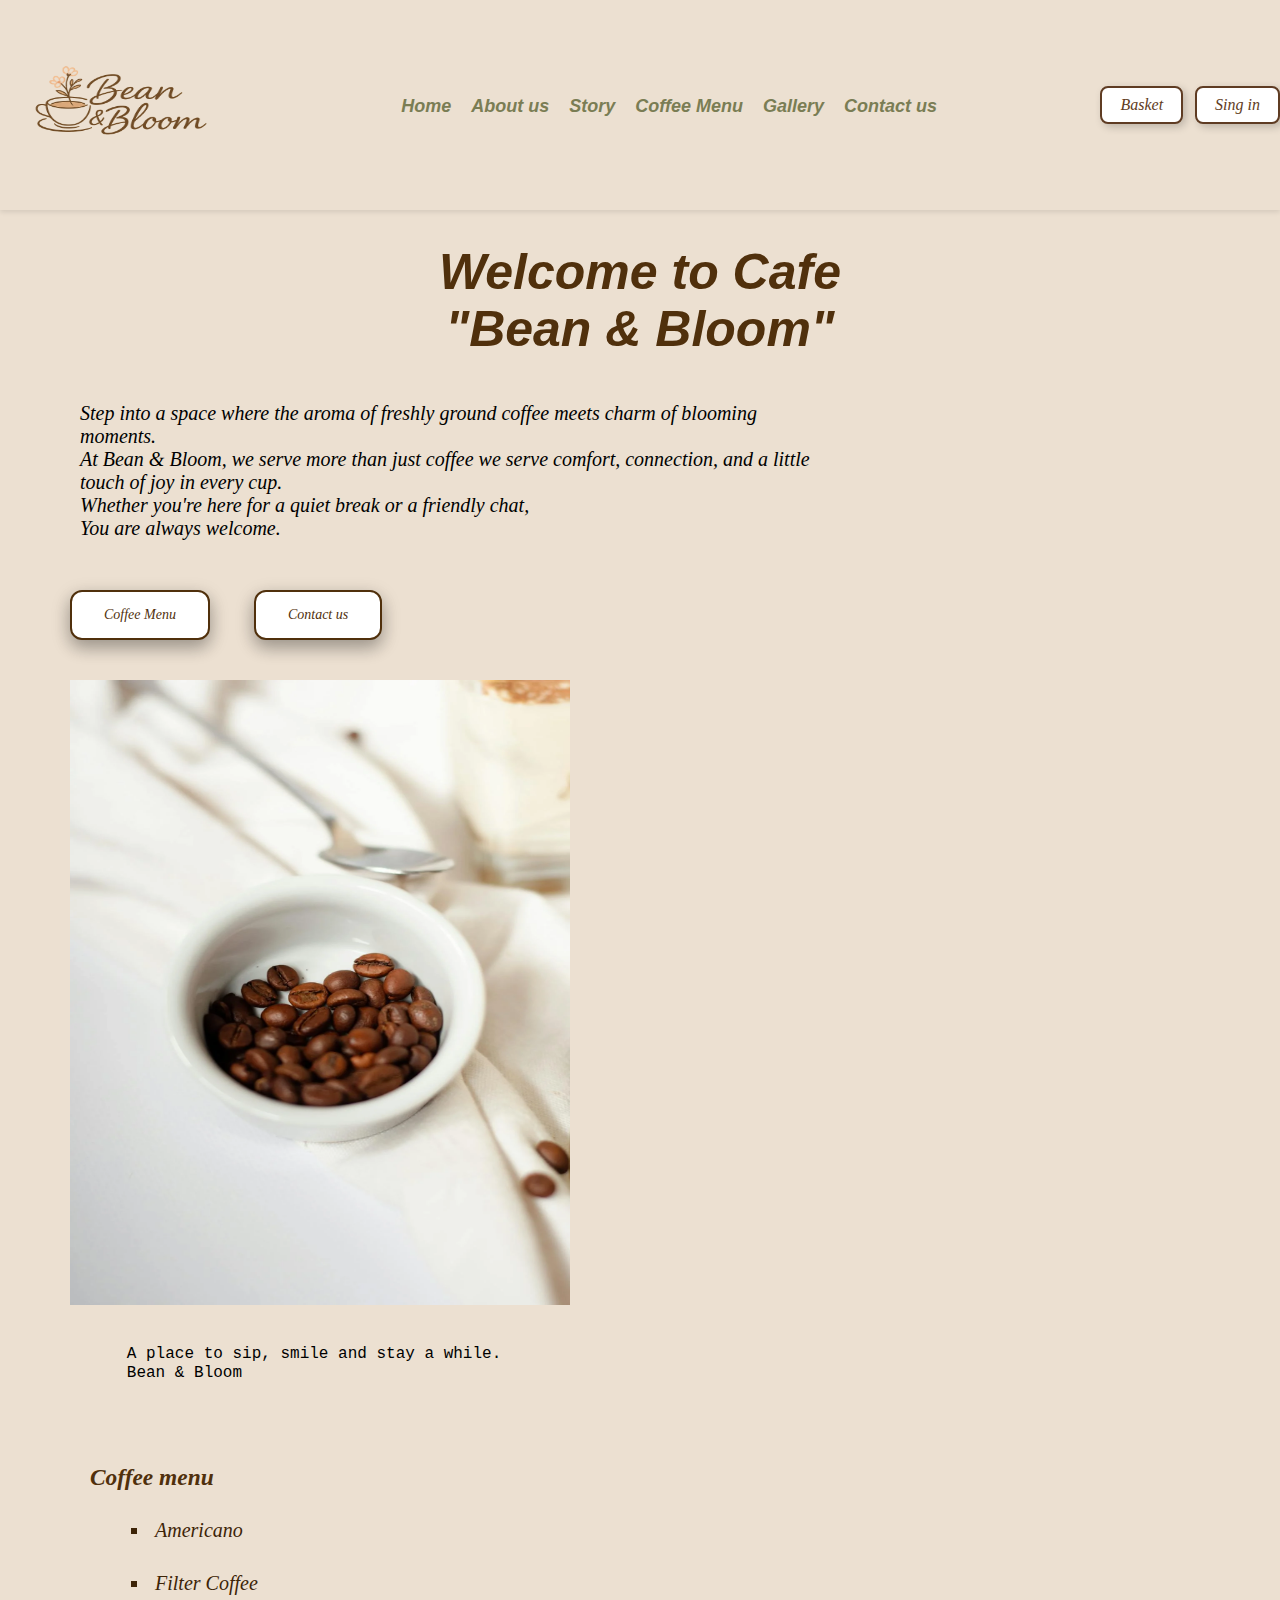
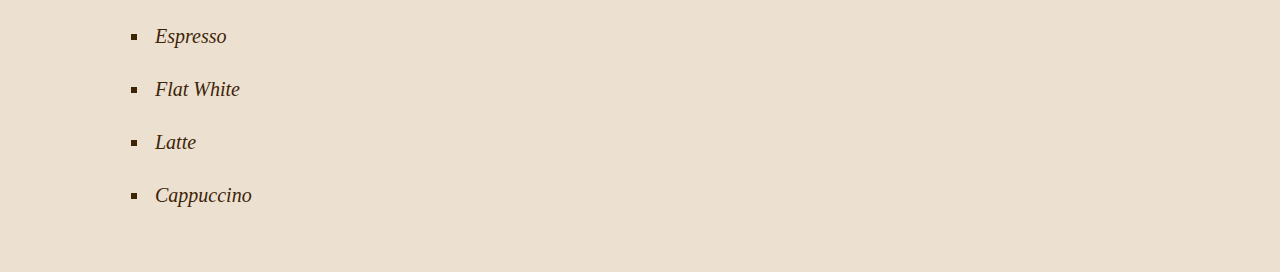
<file: index.html>
<!DOCTYPE html>
<html>

<head>
    <link rel="stylesheet" href="./css/normalize.css" type="text/css">
    <link rel="stylesheet" href="./css/styles.css" type="text/css">
    <title>Bean & Bloom</title>
</head>

<body class="page-background">
    <header class="site-header">
        <div class="header">
            <a href="./index.html" class="logo">
                <img class="headerLebal" src="images/label.jpg" alt="label" width="198" height="150">
            </a>
            <nav class="main-nav">
                <ul class="nav-links">
                    <li><a href="./index.html">Home</a></li>
                    <li><a href="./pages/about.html">About us</a></li>
                    <li><a href="./pages/articles.html">Story</a></li>
                    <li><a href="./pages/coffee-menu.html">Coffee Menu</a></li>
                    <li><a href="./pages/gallery.html">Gallery</a></li>
                    <li><a href="./pages/contacts.html">Contact us</a></li>
                </ul>
            </nav>
            <div class="auth-buttons">
                <button onclick="location.href='basket.html'">Basket</button>
                <button onclick="location.href='singin.html'">Sing in</button>
            </div>
        </div>
    </header>

    <h1>Welcome to Cafe <br />
        "Bean & Bloom"</h1>
    <div class="hero">
        <div class="container">
            <p>
                Step into a space where the aroma of freshly ground coffee meets charm of blooming moments.<br />
                At Bean & Bloom, we serve more than just coffee we serve comfort, connection, and a little touch of
                joy
                in every cup.<br />
                Whether you're here for a quiet break or a friendly chat,<br />
                You are always welcome.
            </p>
            <div>
                <a href="./pages/coffee-menu.html"><button>Coffee Menu</button></a>
                <a href="./pages/contacts.html"><button>Contact us</button></a>
            </div>
            <img src="images/coffee-cup.jpg" alt="Cup of coffee" width="500" height="625" />
            <pre>
        A place to sip, smile and stay a while.
        Bean & Bloom
    </pre>
            <div class="menu">
                <h3 id="menu">Coffee menu</h3>
                <ul>
                    <li>Americano</li>
                    <li>Filter Coffee</li>
                    <li>Espresso</li>
                    <li>Flat White</li>
                    <li>Latte</li>
                    <li>Cappuccino</li>
                </ul>
            </div>
        </div>
    </div>
</body>

</html>
</file>
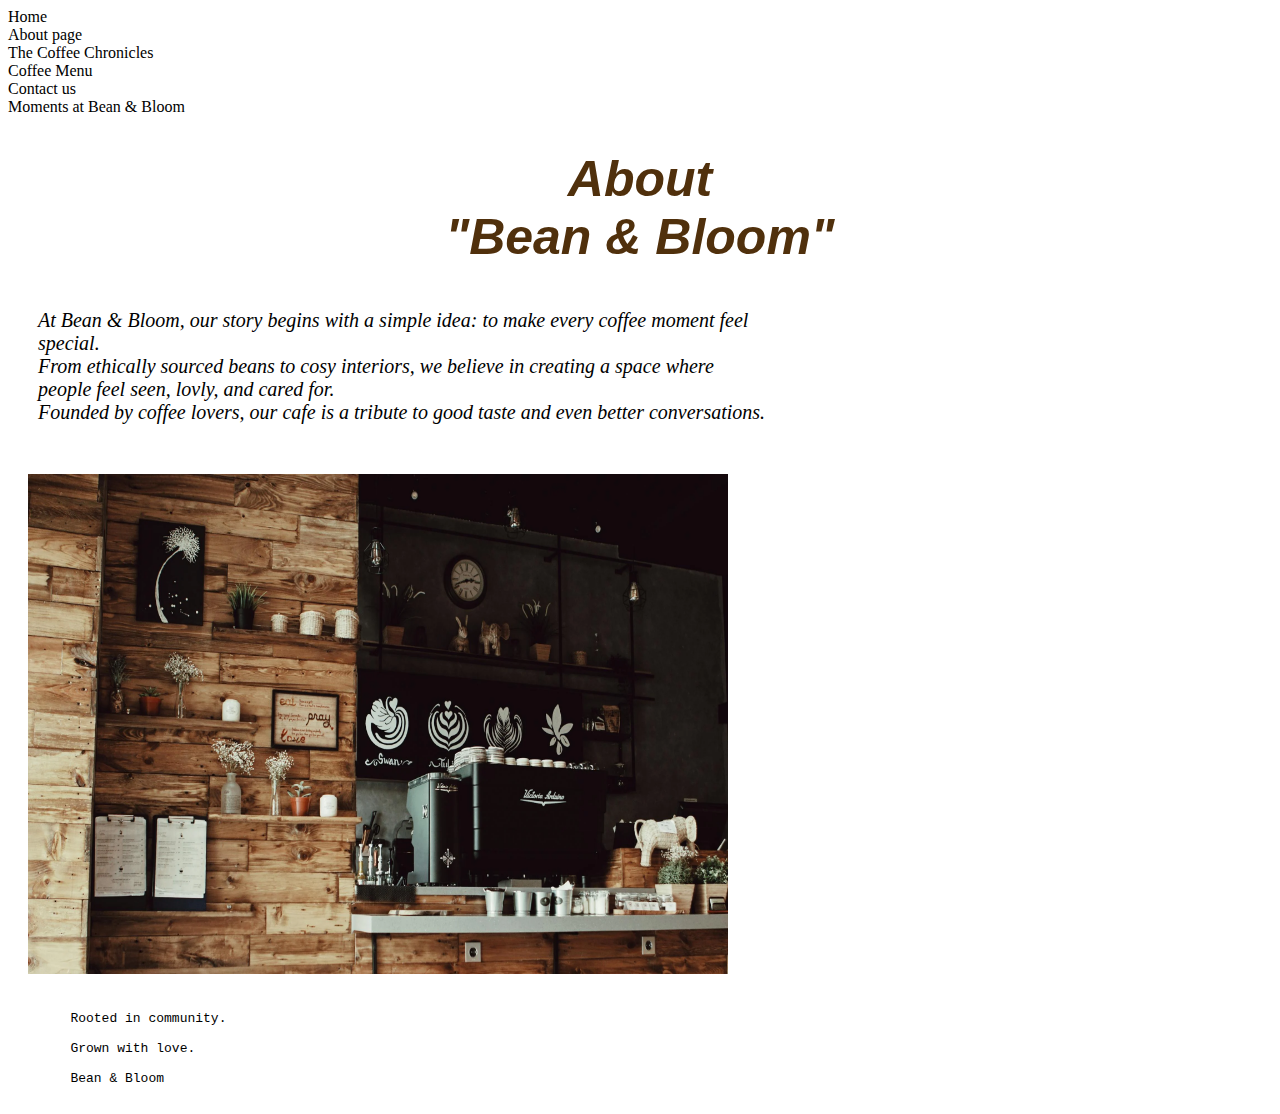
<file: pages /about.html>
<!DOCTYPE html>
<html> 
<head>
  <link rel="stylesheet" href="../css/styles.css" type="text/css">
  <title>About page</title>
</head>

<header>
    <body class="pageBackground">
   <div class="betweenPages">
            <a href="../index.html">Home</a><br/>
            <a href="../pages /about.html">About page</a><br/>
            <a href="../pages /articles.html">The Coffee Chronicles</a><br/>
            <a href="../pages /coffee menu.html">Coffee Menu</a><br/>
            <a href="../pages /contacts.html">Contact us</a><br/>
            <a href="../pages /gallery.html">Moments at Bean & Bloom</a><br/>
            
     </div>
    
</header>



    <h1>About</br>
        "Bean & Bloom"</h1> 

    <p>
        At Bean & Bloom, our story begins with a simple idea: to make every coffee moment feel special.<br/>
        From ethically sourced beans to cosy interiors, we believe in creating a space where people feel seen, lovly, and cared for. <br/>
        Founded by coffee lovers, our cafe is a tribute to good taste and even better conversations. <br/>
    </p>

    <img src="../images/cafe_interior.jpg" alt="Cafe interior" width="700" height="500"/>
 
    <pre>
        Rooted in community.<br/> 
        Grown with love.<br/>
        Bean & Bloom
    </pre>
    
</body>
</html>
</file>
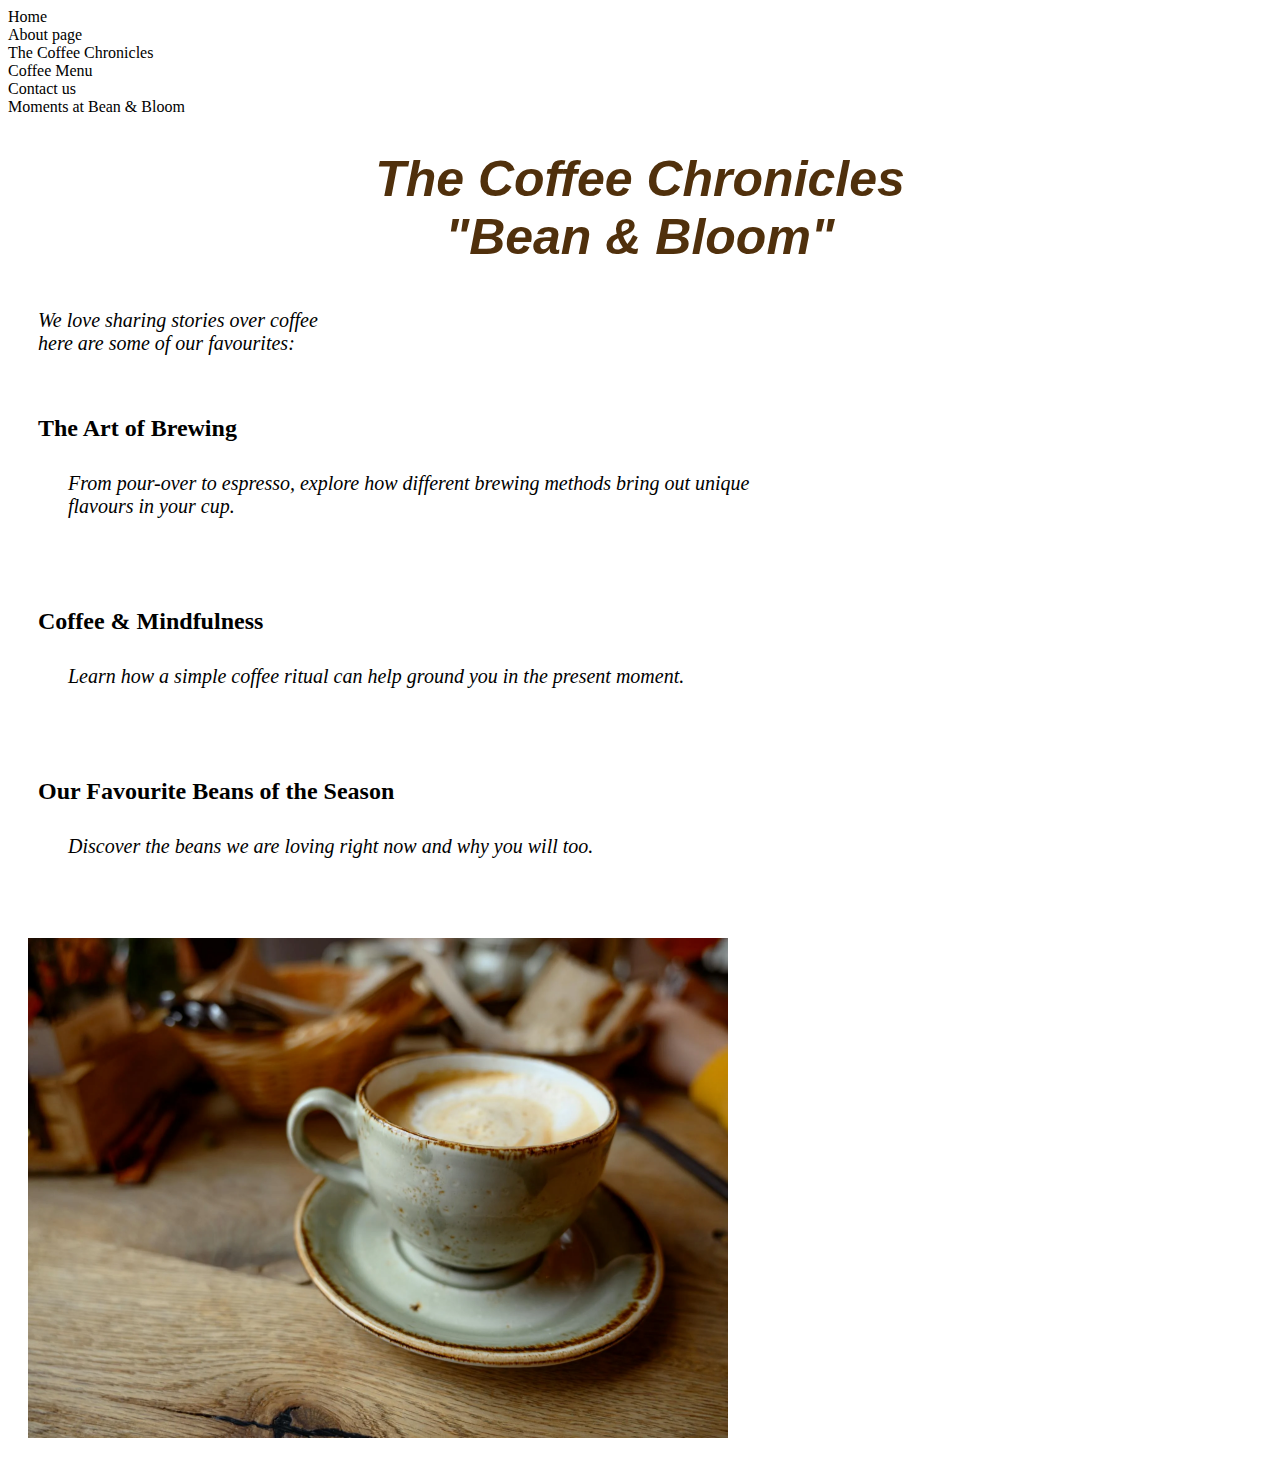
<file: pages /articles.html>
<!DOCTYPE html>
<html> 
<head>
    <link rel="stylesheet" href="../css/styles.css" type="text/css">
    <title>The Coffee Chronicles</title>
</head>

<header>
<body class="pageBackground">    
  
      <div class="betweenPages">
            <a href="../index.html">Home</a><br/>
            <a href="../pages /about.html">About page</a><br/>
            <a href="../pages /articles.html">The Coffee Chronicles</a><br/>
            <a href="../pages /coffee menu.html">Coffee Menu</a><br/>
            <a href="../pages /contacts.html">Contact us</a><br/>
            <a href="../pages /gallery.html">Moments at Bean & Bloom</a><br/>
            
     
    </div>
</header>


   
    <h1>The Coffee Chronicles<br/>
        "Bean & Bloom"</h1> 

    <p> We love sharing stories over coffee <br/>
        here are some of our favourites:</p>

    <article>
        <h2>The Art of Brewing</h2>
        <p>From pour-over to espresso, explore how different brewing methods bring out unique flavours in your cup.</p>
    </article>

    <article>
        <h2>Coffee & Mindfulness</h2>
        <p>Learn how a simple coffee ritual can help ground you in the present moment.</p>
    </article>
    
    <article>
        <h2>Our Favourite Beans of the Season</h2>
        <p>Discover the beans we are loving right now and why you will too.</p>
    </article>
    
    <img src="../images/the_coffee_chronicles.jpg" alt="The Coffee Chronicles" width="700" height="500"/>
</body>
</html>
</file>
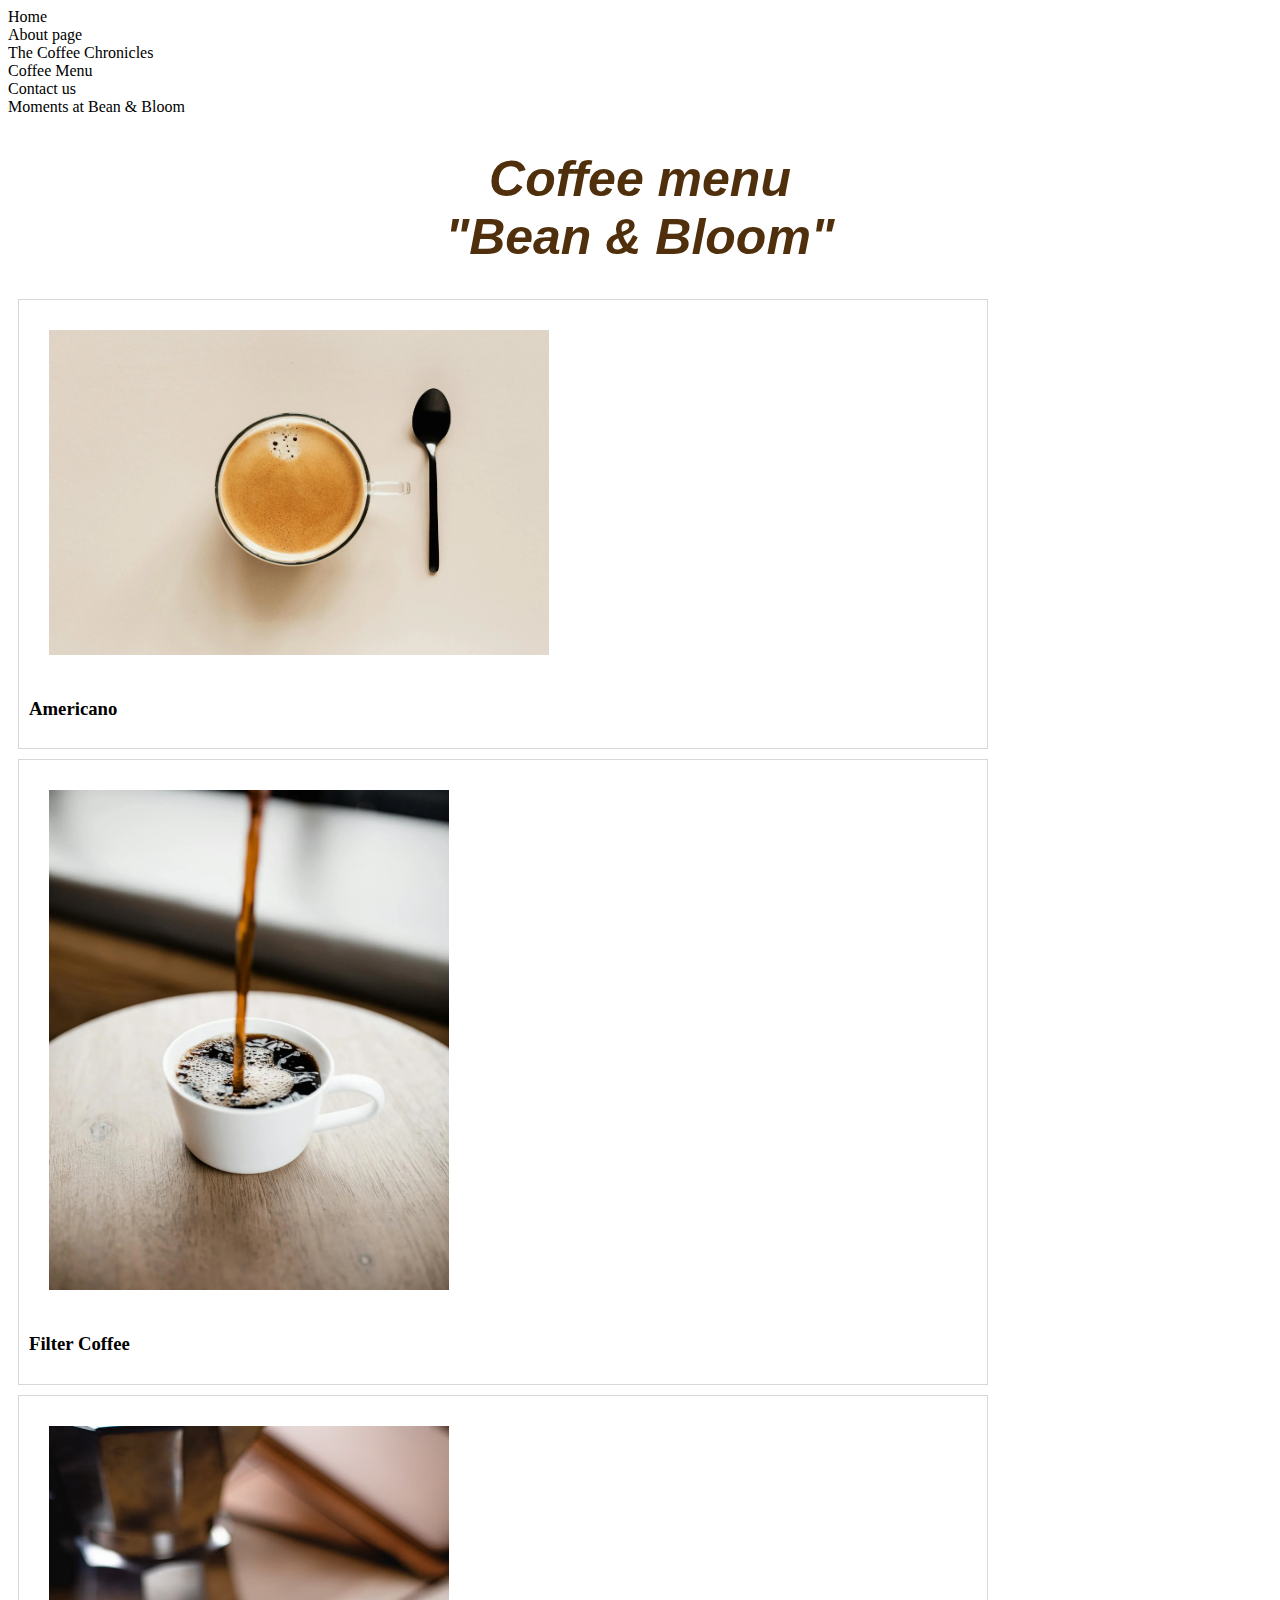
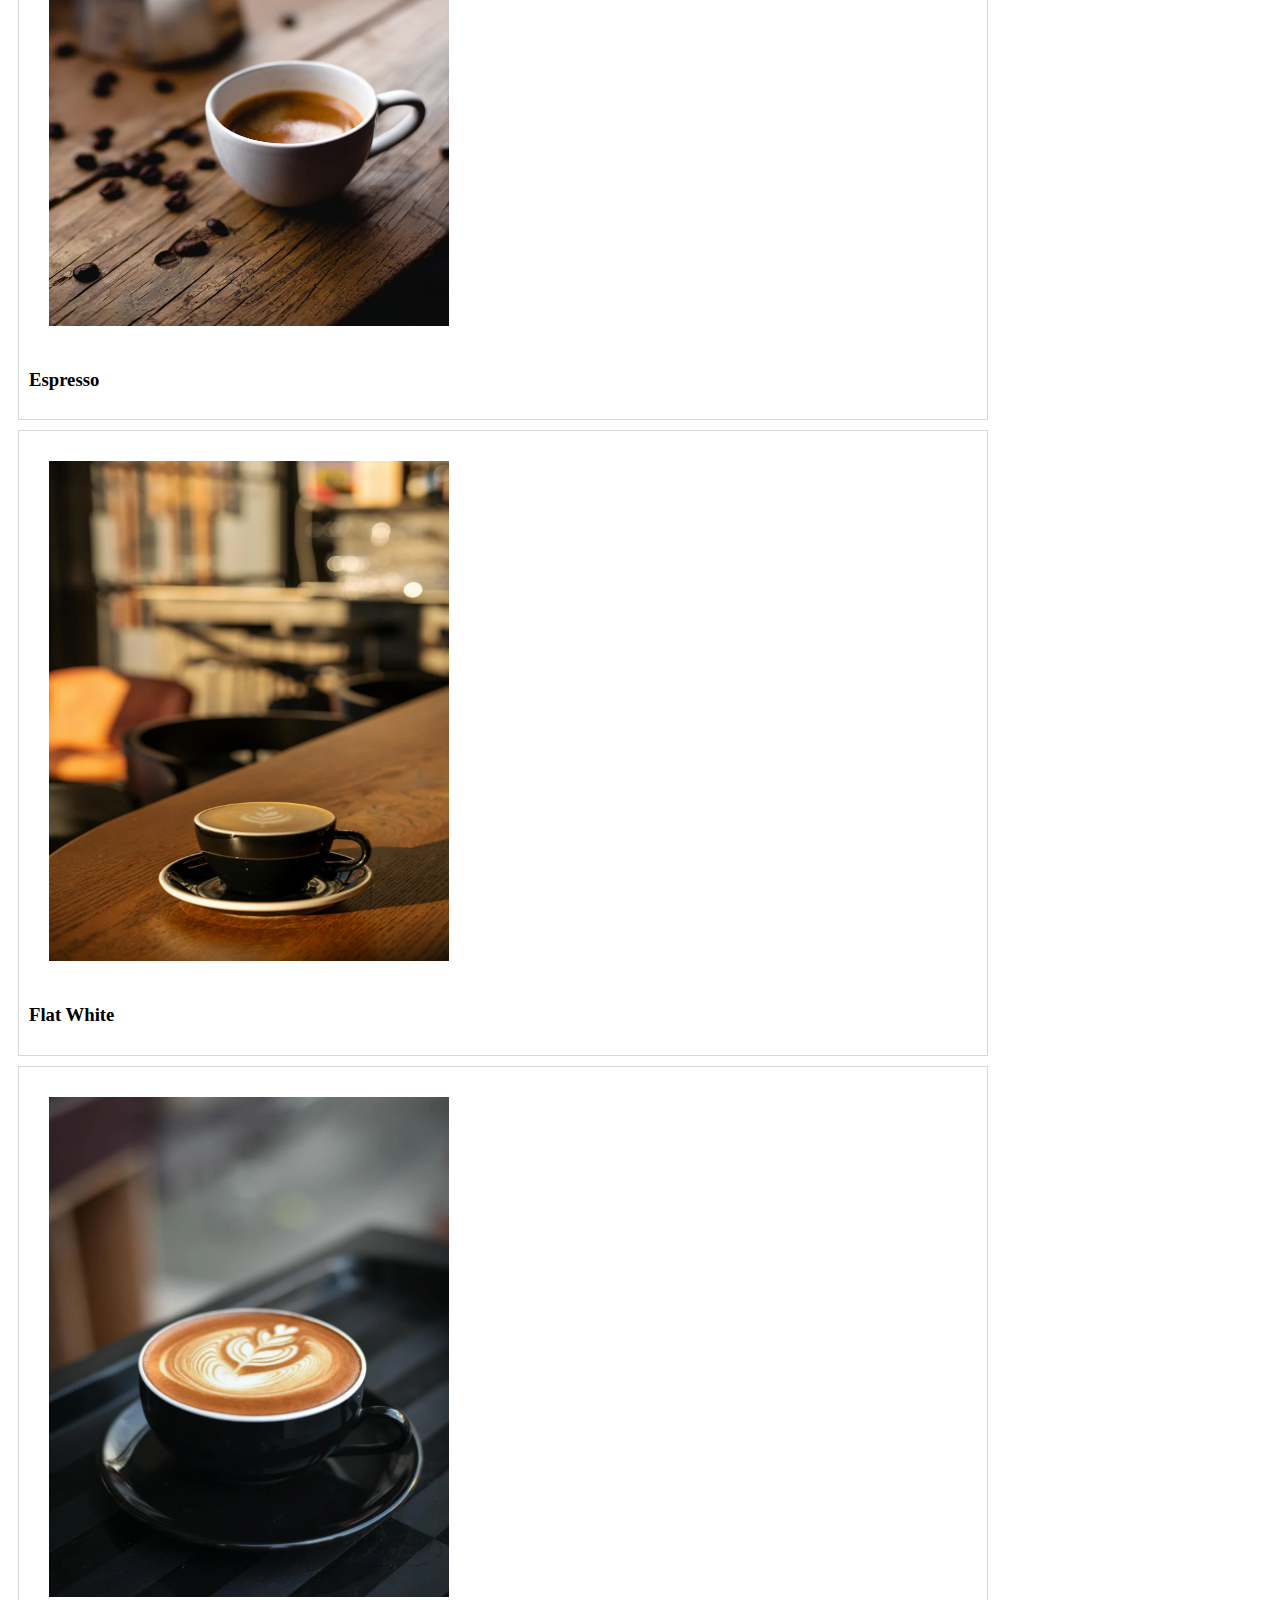
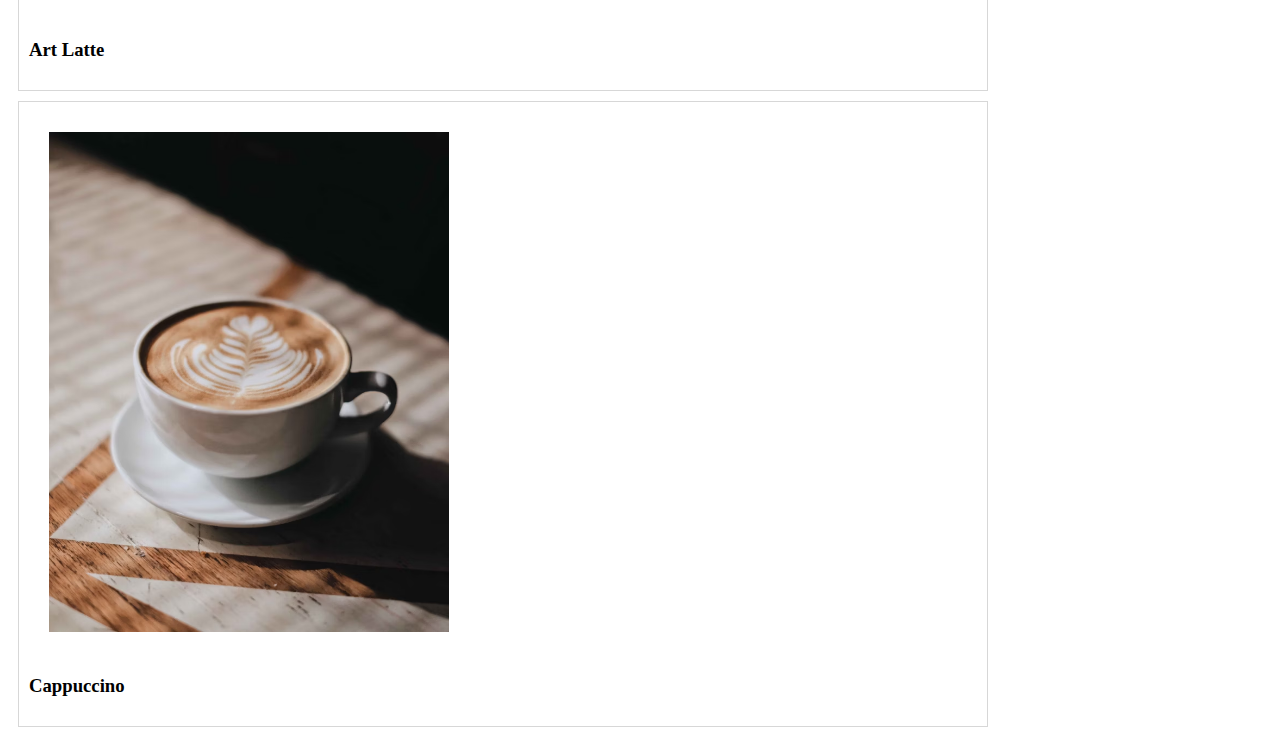
<file: pages /coffee menu.html>
<!DOCTYPE html>
<html> 
<head>
   <link rel="stylesheet" href="../css/styles.css" type="text/css">
    <title>Coffee menu</title>
</head>
<header> 
<body class="pageBackground">
   <div class="betweenPages">
          <a href="../index.html">Home</a><br/>
          <a href="../pages /about.html">About page</a><br/>
          <a href="../pages /articles.html">The Coffee Chronicles</a><br/>
          <a href="../pages /coffee menu.html">Coffee Menu</a><br/>
          <a href="../pages /contacts.html">Contact us</a><br/>
          <a href="../pages /gallery.html">Moments at Bean & Bloom</a><br/>
          
   </div>


</header>


    <h1>Coffee menu<br/>
        "Bean & Bloom"</h1> 
  <div class="menuItem">
    
    <img src="../images/Americano.jpg" alt="Americano"width="500" height="325"><br/>
    <h3>Americano</h3>

  </div>

  <div class="menuItem">
    
    <img src="../images/Filter-coffee.jpg" alt="Filter Coffee"width="400" height="500"><br/>
    <h3>Filter Coffee</h3>
    

  </div>

  <div class="menuItem">
    
    <img src="../images/Espresso.jpg" alt="Espresso"width="400" height="500"><br/>

    <h3>Espresso</h3>

  </div>

  <div class="menuItem">
    
    <img src="../images/Flat White.jpg" alt="Flat White"width="400" height="500"><br/>
    <h3>Flat White</h3>

  </div>

  <div class="menuItem">
    
    <img src="../images/Latte.jpg" alt="Latte"width="400" height="500"><br/>
    <h3>Art Latte</h3>

  </div>

  <div class="menuItem">
    
    <img src="../images/Cuppuccino.jpg" alt="Cappuccino"width="400" height="500"><br/>
    <h3>Cappuccino</h3>

  </div>

           
</body>
</html>
</file>
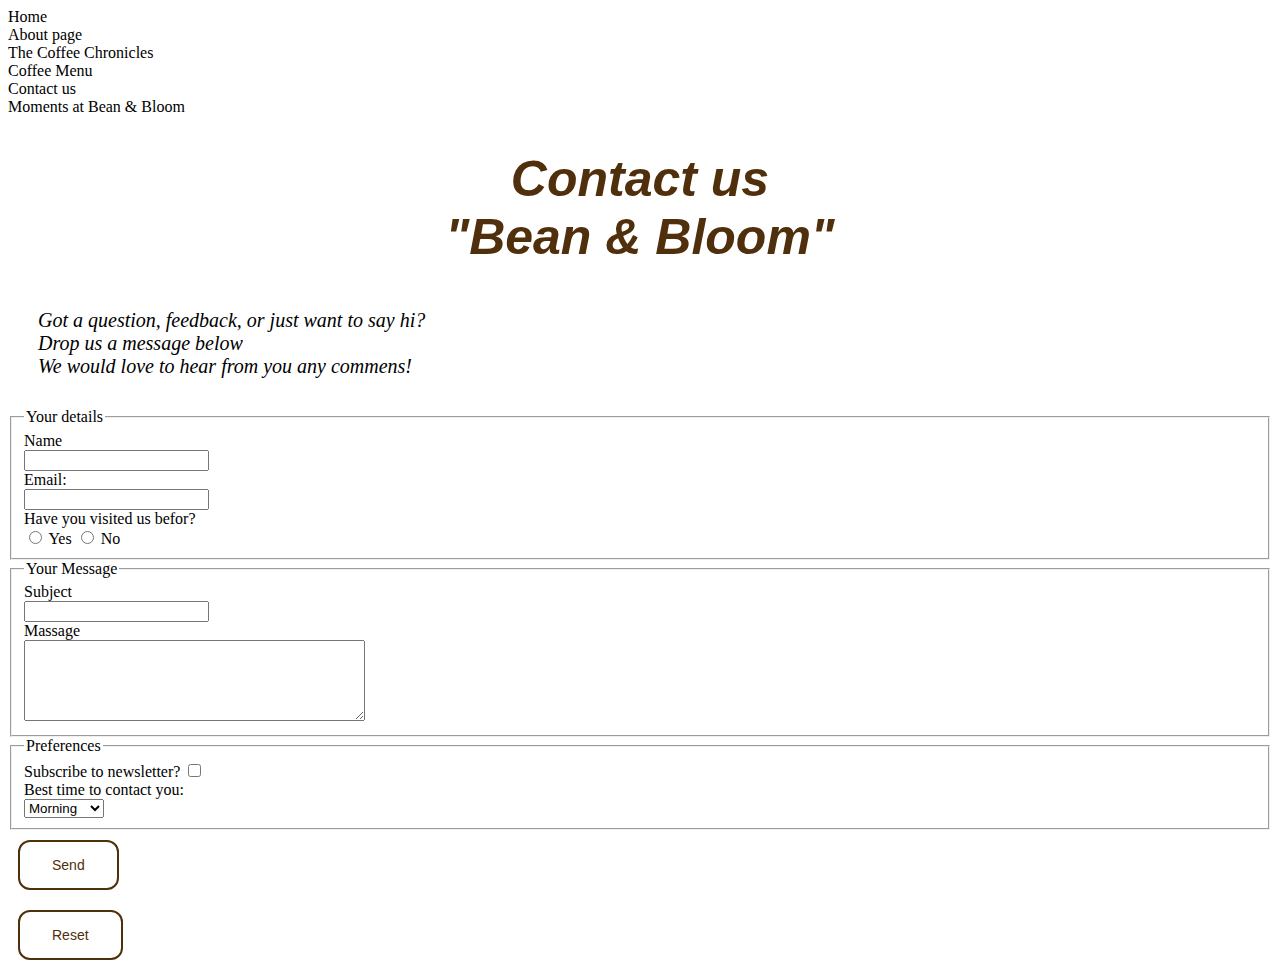
<file: pages /contacts.html>
<!DOCTYPE html>
<html> 
<head>
    <link rel="stylesheet" href="../css/styles.css" type="text/css">
    <title>Contact us</title>
</head>

<header>
<body class="pageBackground">  
    <div class="betweenPages">
            <a href="../index.html">Home</a><br/>
            <a href="../pages /about.html">About page</a><br/>
            <a href="../pages /articles.html">The Coffee Chronicles</a><br/>
            <a href="../pages /coffee menu.html">Coffee Menu</a><br/>
            <a href="../pages /contacts.html">Contact us</a><br/>
            <a href="../pages /gallery.html">Moments at Bean & Bloom</a><br/>
            
    </div>
</header>



    <h1>Contact us<br/>
        "Bean & Bloom"</h1> 

    <p>Got a question, feedback, or just want to say hi? <br/>
        Drop us a message below <br/>
        We would love to hear from you any commens!</p>
    
        <form action="#" method="post">
            <fieldset>
                <legend>Your details</legend>

                <label for="name">Name</label><br/>
                <input type="text" id="name" name="name" required><br/>  
                
                <label for="email">Email:</label><br/>
                <input type="email" id="email" name="email" required><br/>

                <label for="visit">Have you visited us befor?</label><br/>
                <input type="radio" id="yes" name="visited" value="yes">
                <label for="yes">Yes</label>
                <input type="radio" id="no" name="visited" value="no">
                <label for="no">No</label><br/>
                

            </fieldset>

            <fieldset>
                <legend>Your Message</legend>

                <label for="subject">Subject</label><br/>
                <input type="text" id="subject" name="Subject"><br/>

                <label for="message">Massage</label><br/>
                <textarea name="Massage" id="message" cols="40" rows="5"></textarea><br/>


            </fieldset>
            <fieldset>
                <legend>Preferences</legend>

                <label for="newsletter">Subscribe to newsletter?</label>
                <input type="checkbox" id="newsletter" name="newsletter"><br/>

                <label for="contactTime">Best time to contact you:</label><br/>
                <select name="contactTime" id="contactTime">
                    <option value="morning">Morning</option>
                    <option value="afternoon">Afternoon</option>
                    <option value="evening">Evening</option>
                </select><br/>
            </fieldset>
            <button class="btn" type="submit">Send</button><br/>
            <button class="btn" type="reset">Reset</button><br/>

        </form>
</body>
</html>
</file>
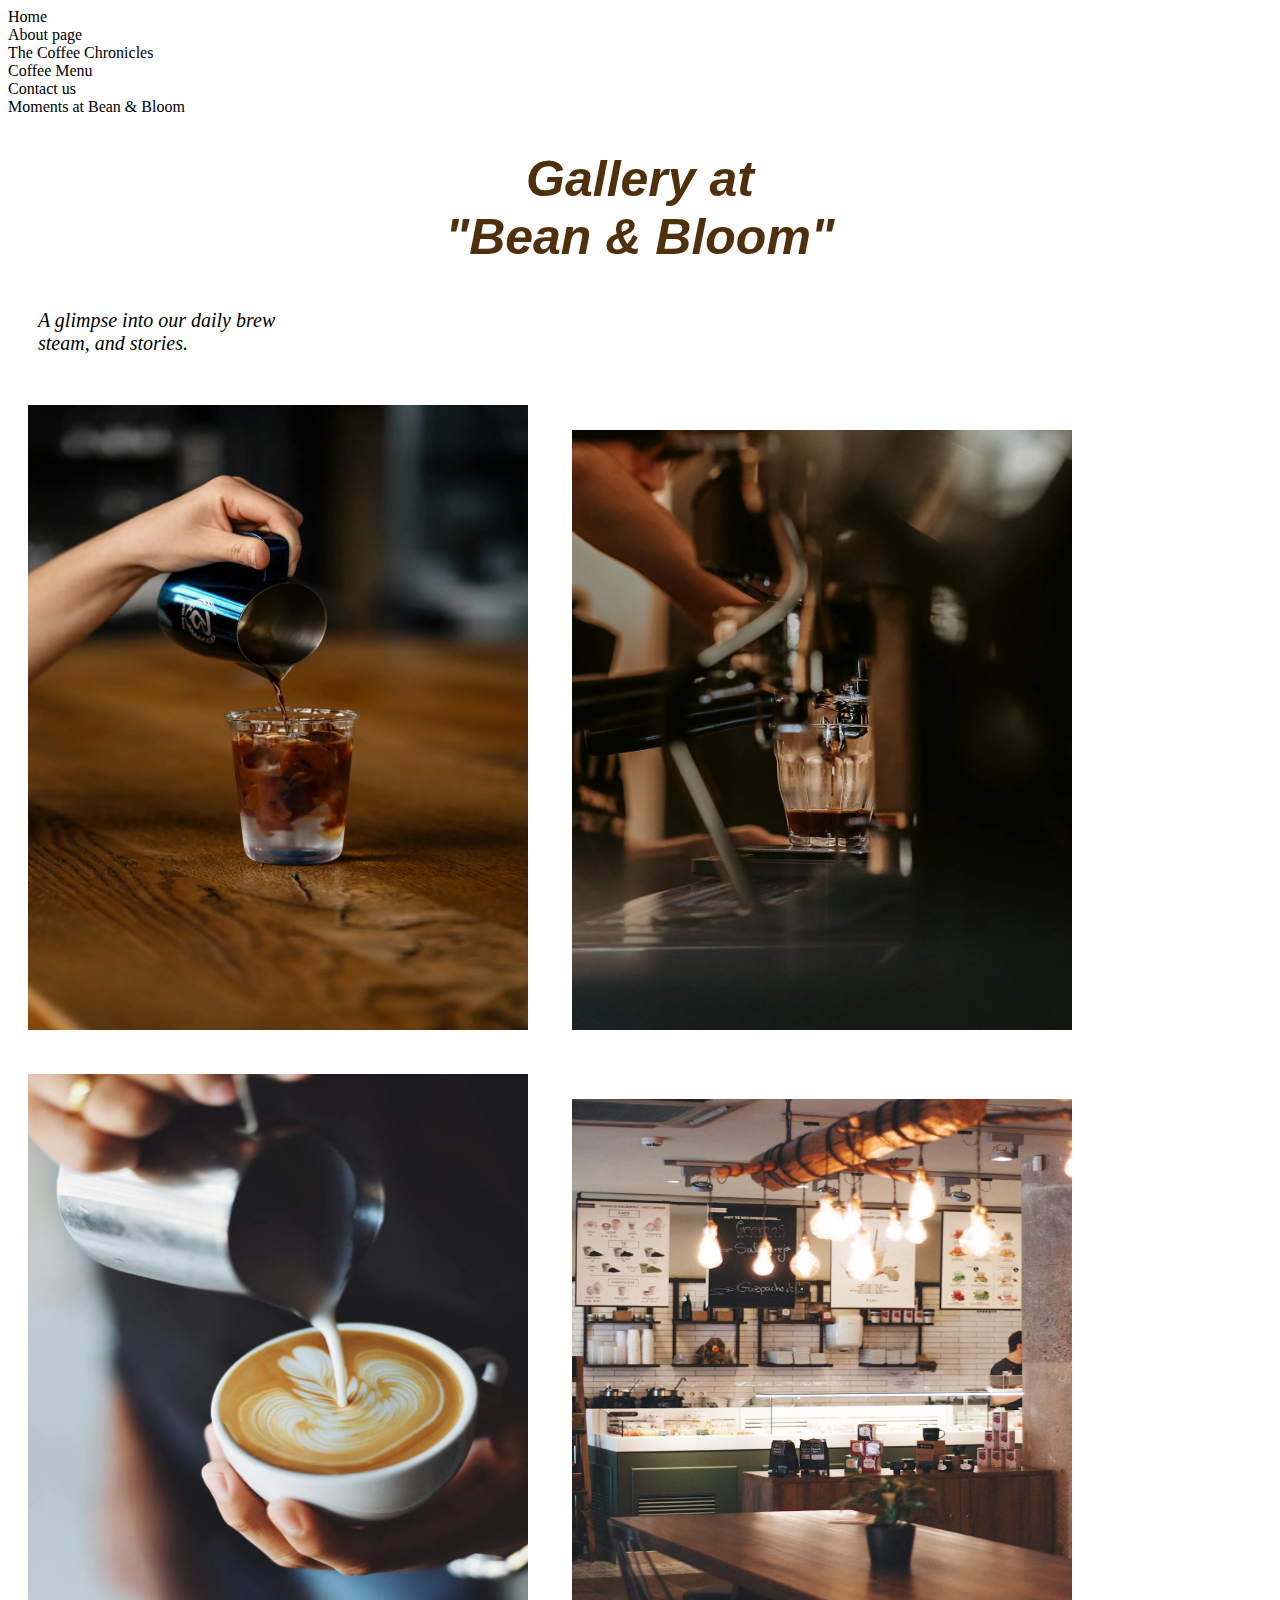
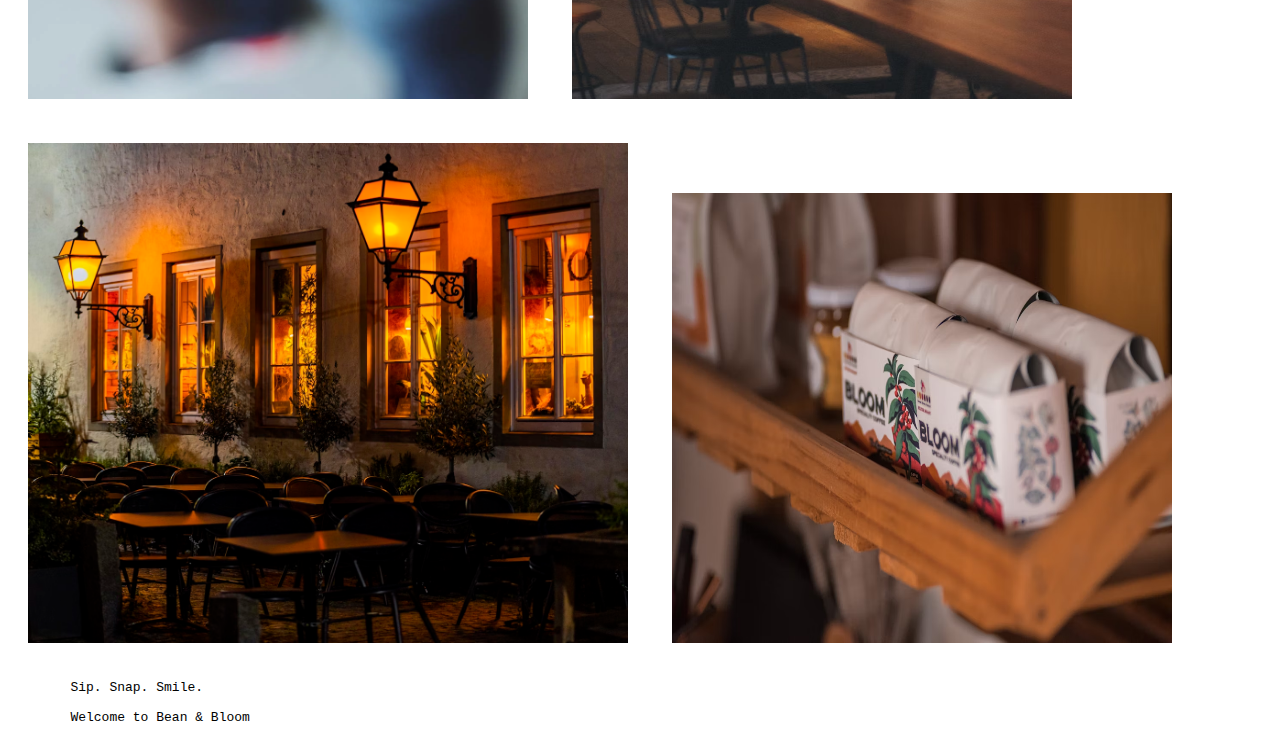
<file: pages /gallery.html>
<!DOCTYPE html>
<html> 
<head>
    <link rel="stylesheet" href="../css/styles.css" type="text/css">
    <title>Moments at Bean & Bloom</title>
</head>

<header>
<body class="pageBackground"> 
  
      <div class="betweenPages">
            <a href="../index.html">Home</a><br/>
            <a href="../pages /about.html">About page</a><br/>
            <a href="../pages /articles.html">The Coffee Chronicles</a><br/>
            <a href="../pages /coffee menu.html">Coffee Menu</a><br/>
            <a href="../pages /contacts.html">Contact us</a><br/>
            <a href="../pages /gallery.html">Moments at Bean & Bloom</a><br/>
            
     </div>
    </div>
</header>


 
    <h1>Gallery at <br/> 
        "Bean & Bloom"</h1> 
    
     <p>
        A glimpse into our daily brew<br/>
        steam, and stories.
     </p>   

     <div>
      <img src="../images/black_amo.jpg" alt="Black Americano" width="500" height="625"/>
      <img src="../images/cofee_view.jpg" alt="Coffee View" width="500" height="600"/>
      <img src="../images/latte_art.jpg" alt="Latte Art" width="500" height="625"/>
      <img src="../images/cf-interior.jpg" alt="Cofe Interior" width="500" height="600"/>
      <img src="../images/coffe terrace.jpg" alt="Terrace" width="600" height="500"/>
      <img src="../images/coffee_bloom.jpg" alt="Coffee Bloom" width="500" height="450"/>
     </div>
     <pre>
        Sip. Snap. Smile.<br/>
        Welcome to Bean & Bloom
     </pre>
</body>
</html>
</file>
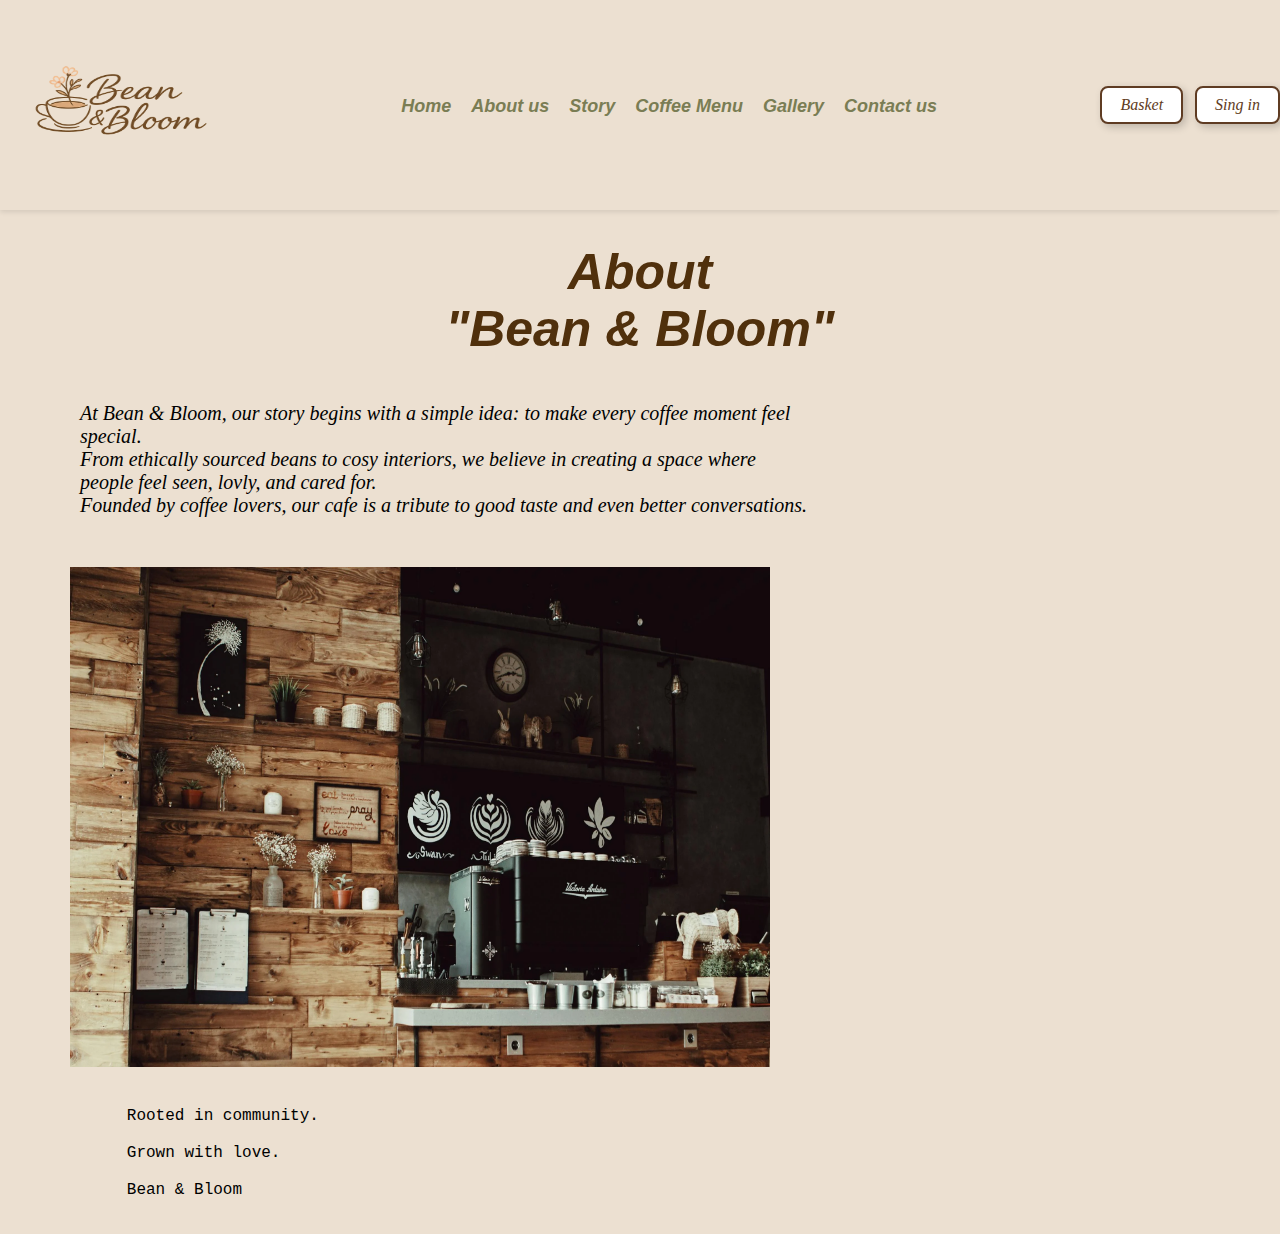
<file: pages/about.html>
<!DOCTYPE html>
<html>

<head>
    <link rel="stylesheet" href="../css/normalize.css" type="text/css">
    <link rel="stylesheet" href="../css/styles.css" type="text/css">
    <title>About us</title>
</head>

<body class="page-background">
    <header class="site-header">
        <div class="header">
            <a href="../index.html" class="logo">
                <img class="headerLebal" src="../images/label.jpg" alt="label" width="198" height="150">
            </a>
            <nav class="main-nav">
                <ul class="nav-links">
                    <li><a href="../index.html">Home</a></li>
                    <li><a href="../pages/about.html">About us</a></li>
                    <li><a href="../pages/articles.html">Story</a></li>
                    <li><a href="../pages/coffee-menu.html">Coffee Menu</a></li>
                    <li><a href="../pages/gallery.html">Gallery</a></li>
                    <li><a href="../pages/contacts.html">Contact us</a></li>
                </ul>
            </nav>
            <div class="auth-buttons">
                <button onclick="location.href='basket.html'">Basket</button>
                <button onclick="location.href='singin.html'">Sing in</button>
            </div>
        </div>
    </header>


    <h1>About</br>
        "Bean & Bloom"</h1>
    <div class="hero">
        <div class="container">
            <p>
                At Bean & Bloom, our story begins with a simple idea: to make every coffee moment feel special.<br />
                From ethically sourced beans to cosy interiors, we believe in creating a space where people feel seen,
                lovly, and cared for. <br />
                Founded by coffee lovers, our cafe is a tribute to good taste and even better conversations. <br />
            </p>
            <img src="../images/cafe_interior.jpg" alt="Cafe interior" width="700" height="500" />
            <pre>
        Rooted in community.<br/> 
        Grown with love.<br/>
        Bean & Bloom
    </pre>
        </div>
    </div>

</body>

</html>
</file>
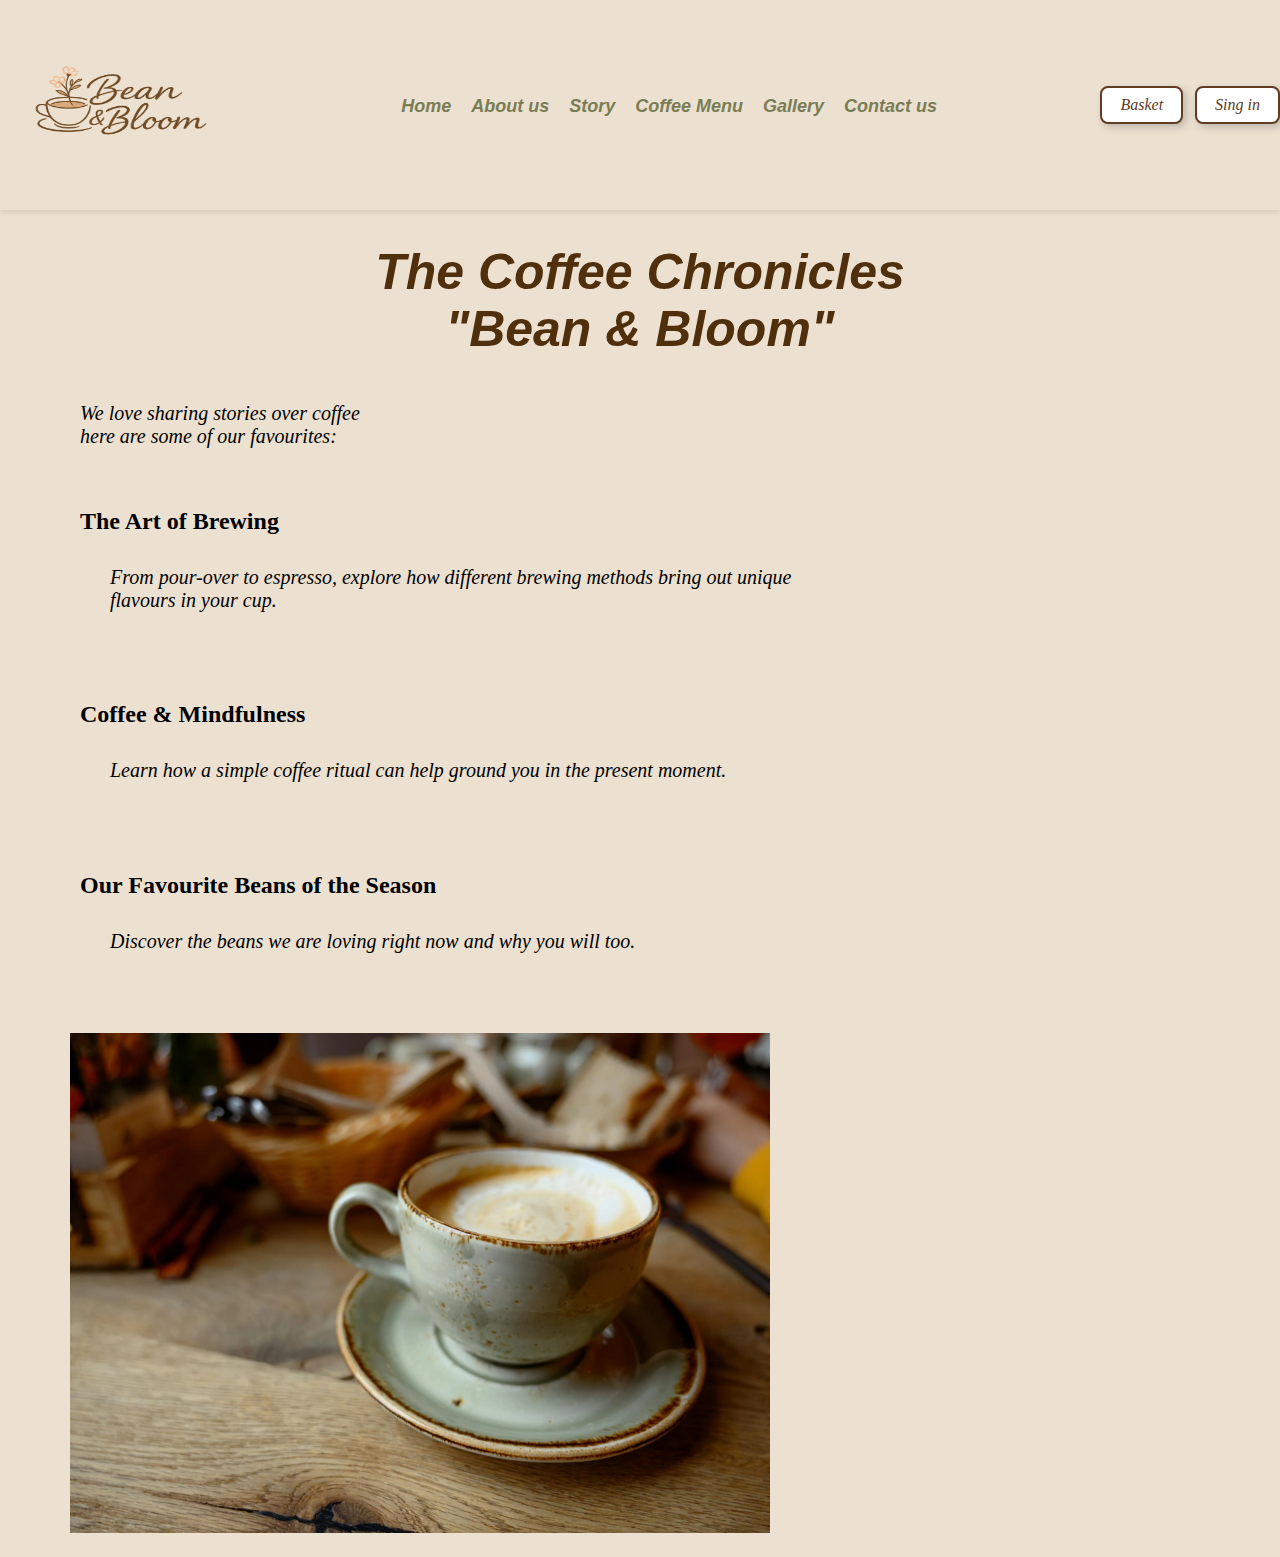
<file: pages/articles.html>
<!DOCTYPE html>
<html>

<head>
    <link rel="stylesheet" href="../css/normalize.css" type="text/css">
    <link rel="stylesheet" href="../css/styles.css" type="text/css">
    <title>Story about Bean & Bloom</title>
</head>

<body class="page-background">
    <header class="site-header">
        <div class="header">
            <a href="../index.html" class="logo">
                <img class="headerLebal" src="../images/label.jpg" alt="label" width="198" height="150">
            </a>
            <nav class="main-nav">
                <ul class="nav-links">
                    <li><a href="../index.html">Home</a></li>
                    <li><a href="../pages/about.html">About us</a></li>
                    <li><a href="../pages/articles.html">Story</a></li>
                    <li><a href="../pages/coffee-menu.html">Coffee Menu</a></li>
                    <li><a href="../pages/gallery.html">Gallery</a></li>
                    <li><a href="../pages/contacts.html">Contact us</a></li>
                </ul>
            </nav>
            <div class="auth-buttons">
                <button onclick="location.href='basket.html'">Basket</button>
                <button onclick="location.href='singin.html'">Sing in</button>
            </div>
        </div>
    </header>


    <h1>The Coffee Chronicles<br />
        "Bean & Bloom"</h1>
    <div class="hero">
        <div class="container">
            <p> We love sharing stories over coffee <br />
                here are some of our favourites:</p>
            <article>
                <h2>The Art of Brewing</h2>
                <p>From pour-over to espresso, explore how different brewing methods bring out unique flavours in your
                    cup.
                </p>
            </article>
            <article>
                <h2>Coffee & Mindfulness</h2>
                <p>Learn how a simple coffee ritual can help ground you in the present moment.</p>
            </article>
            <article>
                <h2>Our Favourite Beans of the Season</h2>
                <p>Discover the beans we are loving right now and why you will too.</p>
            </article>
            <img src="../images/the_coffee_chronicles.jpg" alt="The Coffee Chronicles" width="700" height="500" />
        </div>
    </div>

</body>

</html>
</file>
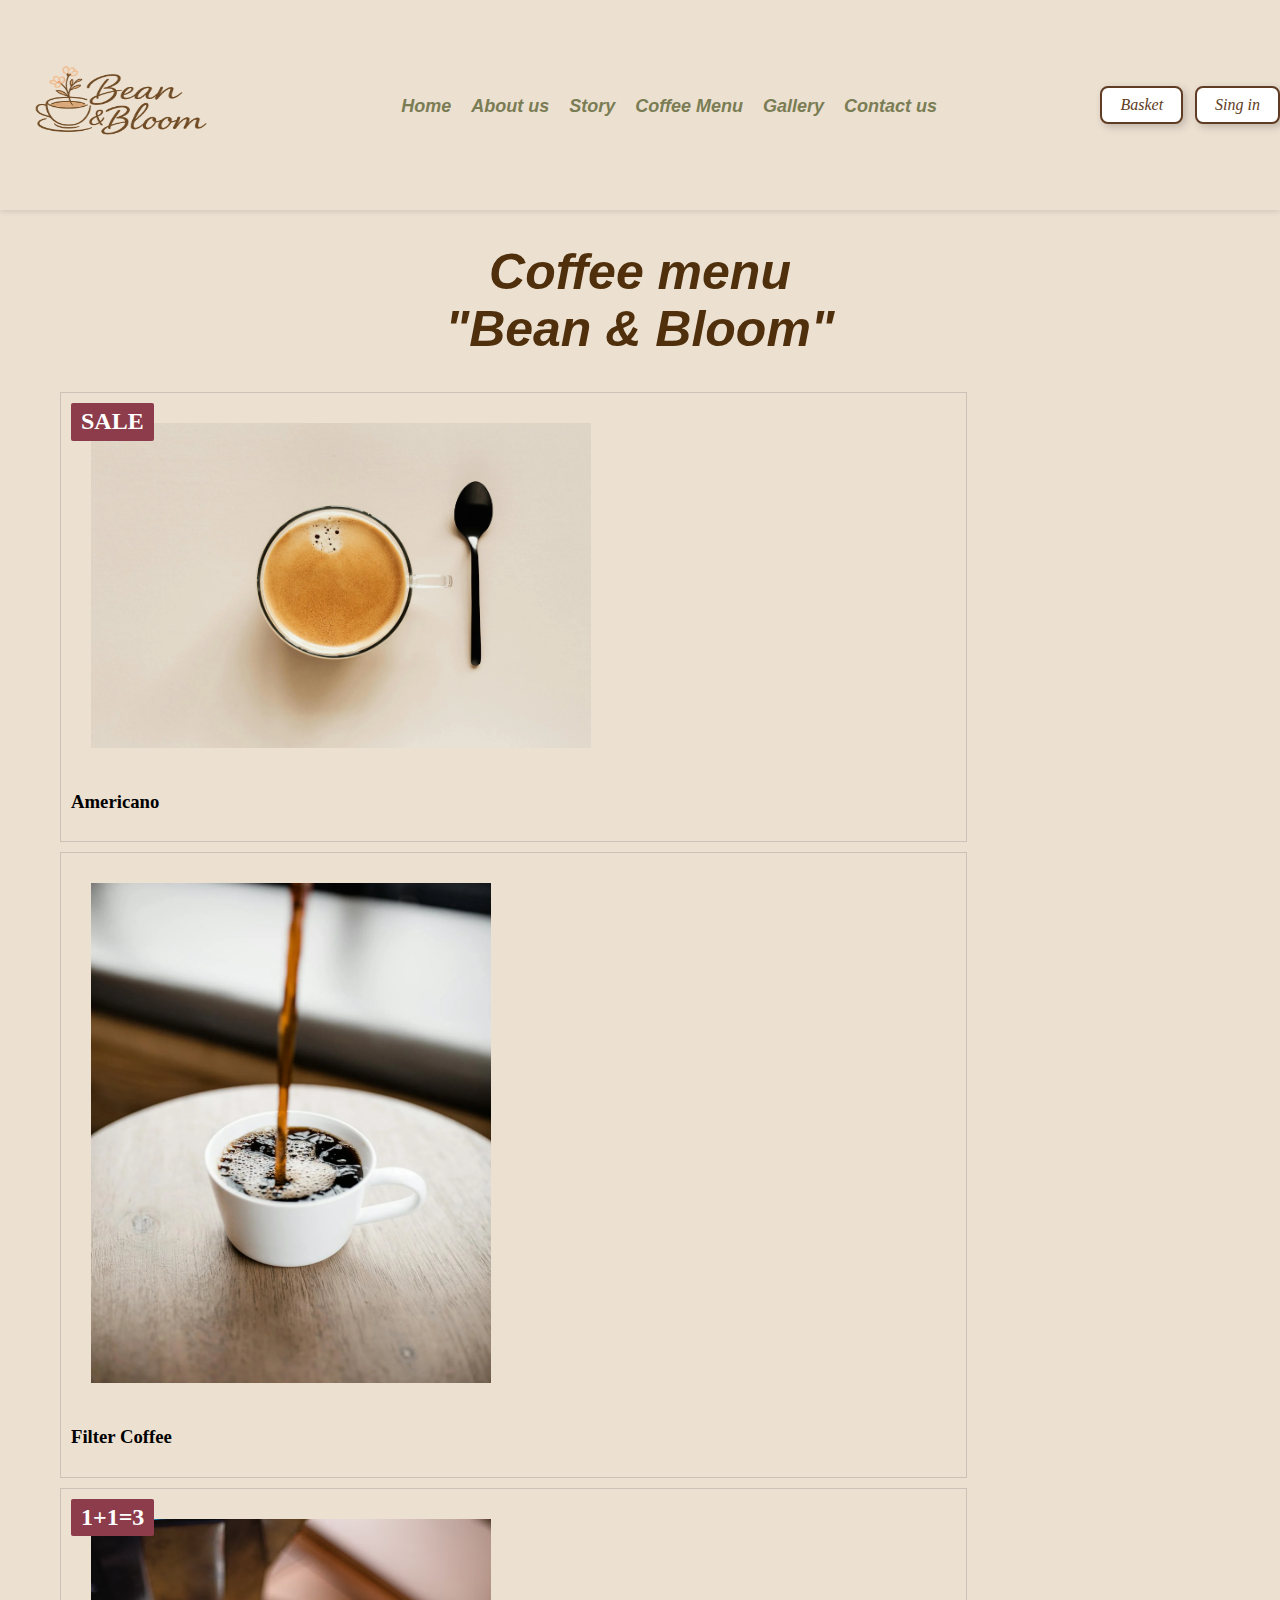
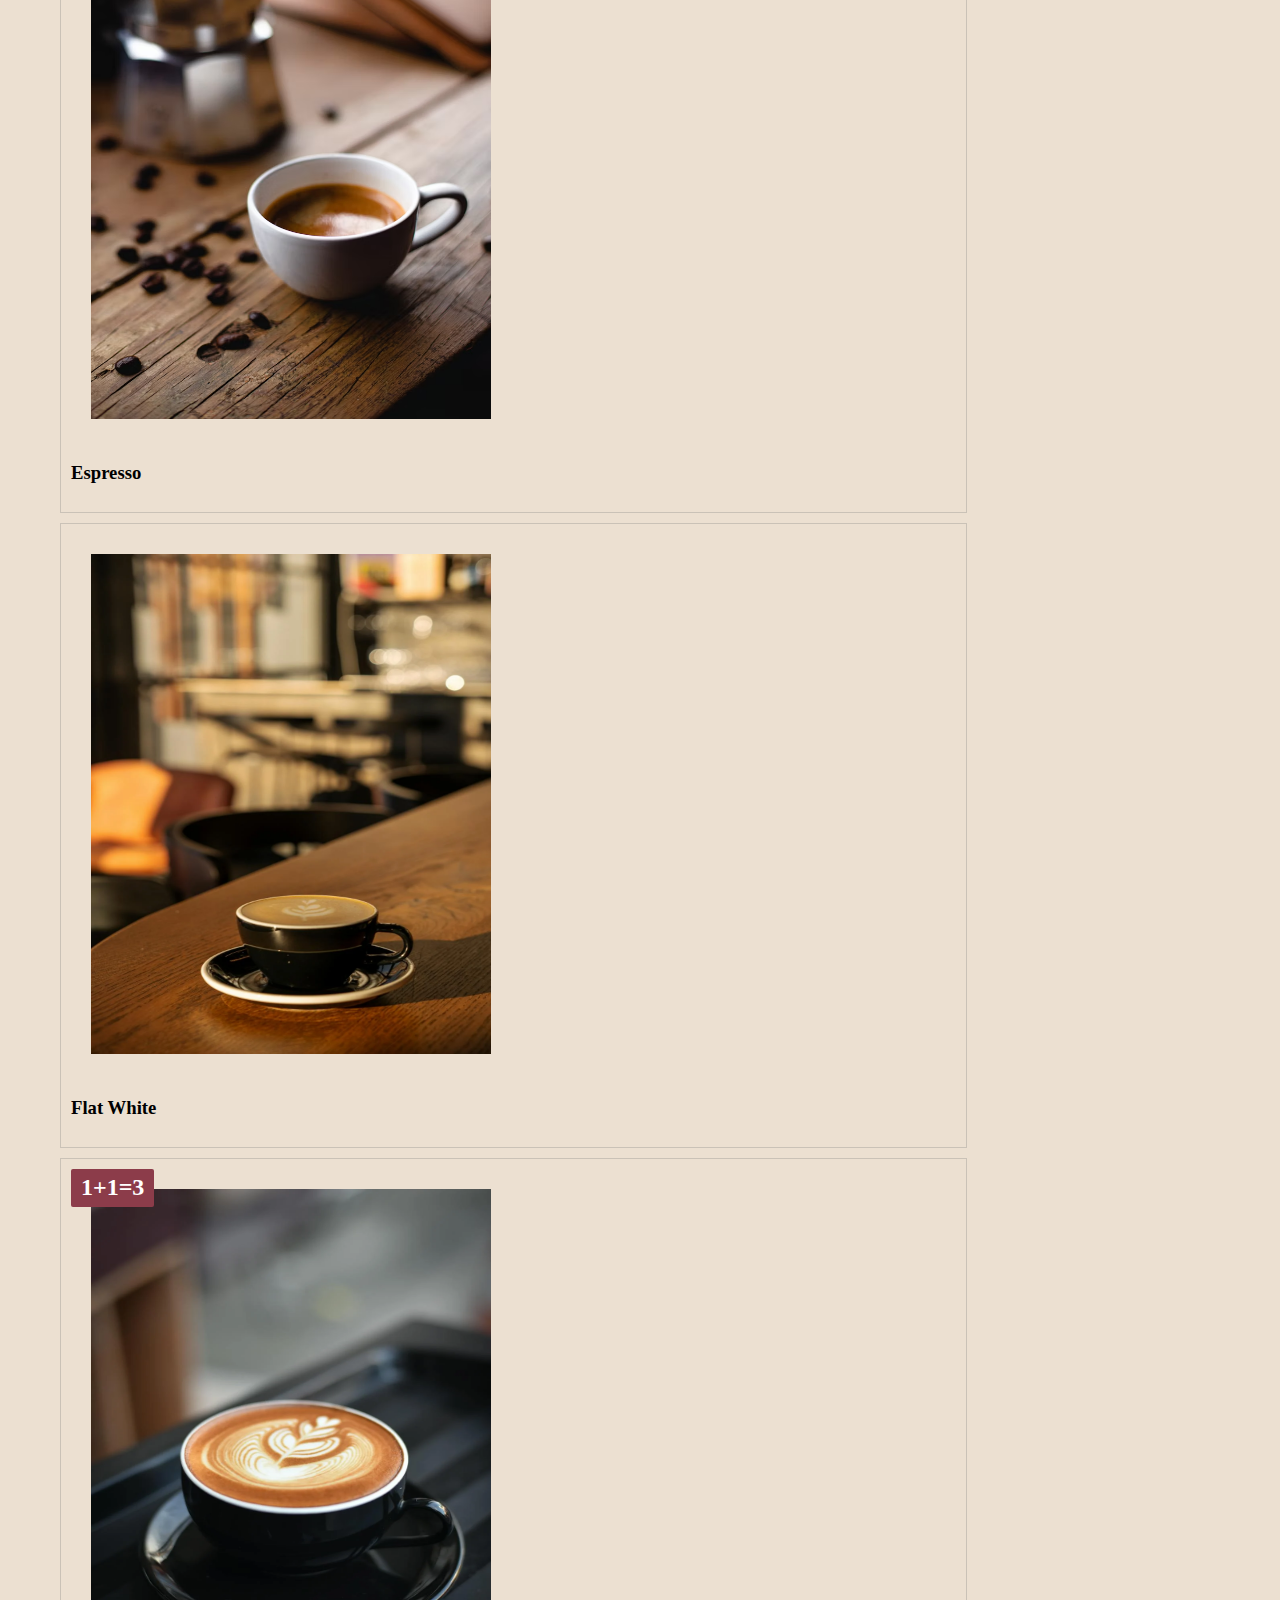
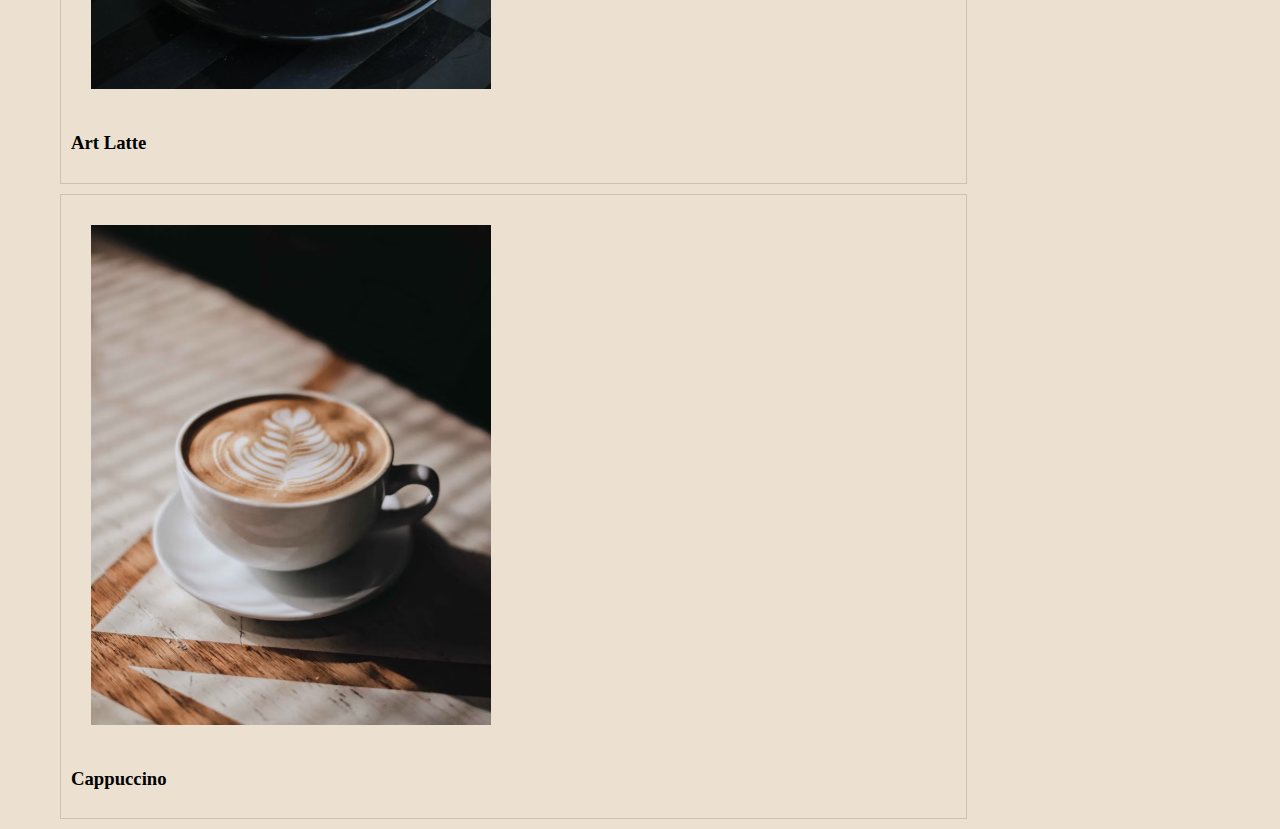
<file: pages/coffee-menu.html>
<!DOCTYPE html>
<html>

<head>
  <link rel="stylesheet" href="../css/normalize.css" type="text/css">
  <link rel="stylesheet" href="../css/styles.css" type="text/css">
  <title>Coffee Menu</title>
</head>

<body class="page-background">
  <header class="site-header">
    <div class="header">
      <a href="../index.html" class="logo">
        <img class="headerLebal" src="../images/label.jpg" alt="label" width="198" height="150">
      </a>
      <nav class="main-nav">
        <ul class="nav-links">
          <li><a href="../index.html">Home</a></li>
          <li><a href="../pages/about.html">About us</a></li>
          <li><a href="../pages/articles.html">Story</a></li>
          <li><a href="../pages/coffee-menu.html">Coffee Menu</a></li>
          <li><a href="../pages/gallery.html">Gallery</a></li>
          <li><a href="../pages/contacts.html">Contact us</a></li>
        </ul>
      </nav>
      <div class="auth-buttons">
        <button onclick="location.href='basket.html'">Basket</button>
        <button onclick="location.href='singin.html'">Sing in</button>
      </div>
    </div>
  </header>


  <h1>Coffee menu<br />
    "Bean & Bloom"</h1>
  <div class="hero">
    <div class="container">
      <div class="menuItem">
        <div class="sale-flag">SALE</div>
        <img src="../images/Americano.jpg" alt="Americano" width="500" height="325"><br />
        <h3>Americano</h3>
      </div>
      <div class="menuItem">
        <img src="../images/Filter-coffee.jpg" alt="Filter Coffee" width="400" height="500"><br />
        <h3>Filter Coffee</h3>
      </div>
      <div class="menuItem">
        <div class="item-free">1+1=3</div>
        <img src="../images/Espresso.jpg" alt="Espresso" width="400" height="500"><br />
        <h3>Espresso</h3>
      </div>
      <div class="menuItem">
        <img src="../images/Flat White.jpg" alt="Flat White" width="400" height="500"><br />
        <h3>Flat White</h3>
      </div>
      <div class="menuItem">
        <div class="item-free">1+1=3</div>
        <img src="../images/Latte.jpg" alt="Latte" width="400" height="500"><br />
        <h3>Art Latte</h3>
      </div>
      <div class="menuItem">
        <img src="../images/Cuppuccino.jpg" alt="Cappuccino" width="400" height="500"><br />
        <h3>Cappuccino</h3>
      </div>
    </div>
  </div>
</body>

</html>
</file>
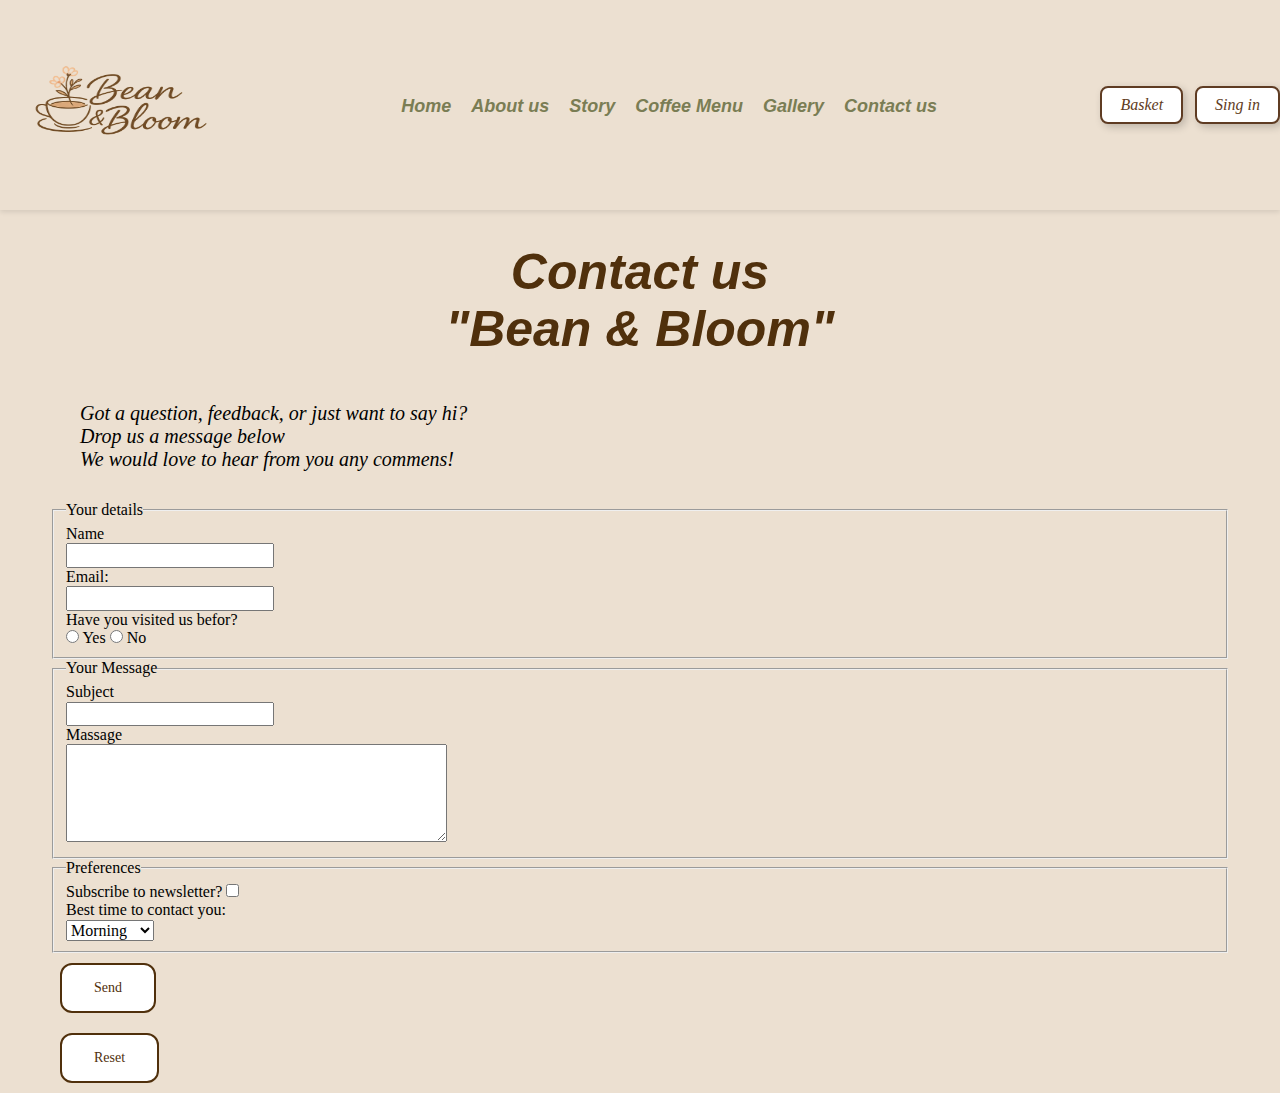
<file: pages/contacts.html>
<!DOCTYPE html>
<html>

<head>
    <link rel="stylesheet" href="../css/normalize.css" type="text/css">
    <link rel="stylesheet" href="../css/styles.css" type="text/css">
    <title>Contact us</title>
</head>

<body class="page-background">
    <header class="site-header">
        <div class="header">
            <a href="../index.html" class="logo">
                <img class="headerLebal" src="../images/label.jpg" alt="label" width="198" height="150">
            </a>
            <nav class="main-nav">
                <ul class="nav-links">
                    <li><a href="../index.html">Home</a></li>
                    <li><a href="../pages/about.html">About us</a></li>
                    <li><a href="../pages/articles.html">Story</a></li>
                    <li><a href="../pages/coffee-menu.html">Coffee Menu</a></li>
                    <li><a href="../pages/gallery.html">Gallery</a></li>
                    <li><a href="../pages/contacts.html">Contact us</a></li>
                </ul>
            </nav>
            <div class="auth-buttons">
                <button onclick="location.href='basket.html'">Basket</button>
                <button onclick="location.href='singin.html'">Sing in</button>
            </div>
        </div>
    </header>


    <h1>Contact us<br />
        "Bean & Bloom"</h1>
    <div class="hero">
        <div class="container">
            <p>Got a question, feedback, or just want to say hi? <br />
                Drop us a message below <br />
                We would love to hear from you any commens!</p>
        </div>
    </div>
    <div class="container">
        <form action="#" method="post">
            <fieldset>
                <legend>Your details</legend>
                <label for="name">Name</label><br />
                <input type="text" id="name" name="name" required><br />
                <label for="email">Email:</label><br />
                <input type="email" id="email" name="email" required><br />
                <label for="visit">Have you visited us befor?</label><br />
                <input type="radio" id="yes" name="visited" value="yes">
                <label for="yes">Yes</label>
                <input type="radio" id="no" name="visited" value="no">
                <label for="no">No</label><br />
            </fieldset>
            <fieldset>
                <legend>Your Message</legend>
                <label for="subject">Subject</label><br />
                <input type="text" id="subject" name="Subject"><br />
                <label for="message">Massage</label><br />
                <textarea name="Massage" id="message" cols="40" rows="5"></textarea><br />
            </fieldset>
            <fieldset>
                <legend>Preferences</legend>
                <label for="newsletter">Subscribe to newsletter?</label>
                <input type="checkbox" id="newsletter" name="newsletter"><br />
                <label for="contactTime">Best time to contact you:</label><br />
                <select name="contactTime" id="contactTime">
                    <option value="morning">Morning</option>
                    <option value="afternoon">Afternoon</option>
                    <option value="evening">Evening</option>
                </select><br />
            </fieldset>
            <button class="btn" type="submit">Send</button><br />
            <button class="btn" type="reset">Reset</button><br />
        </form>
    </div>
</body>

</html>
</file>
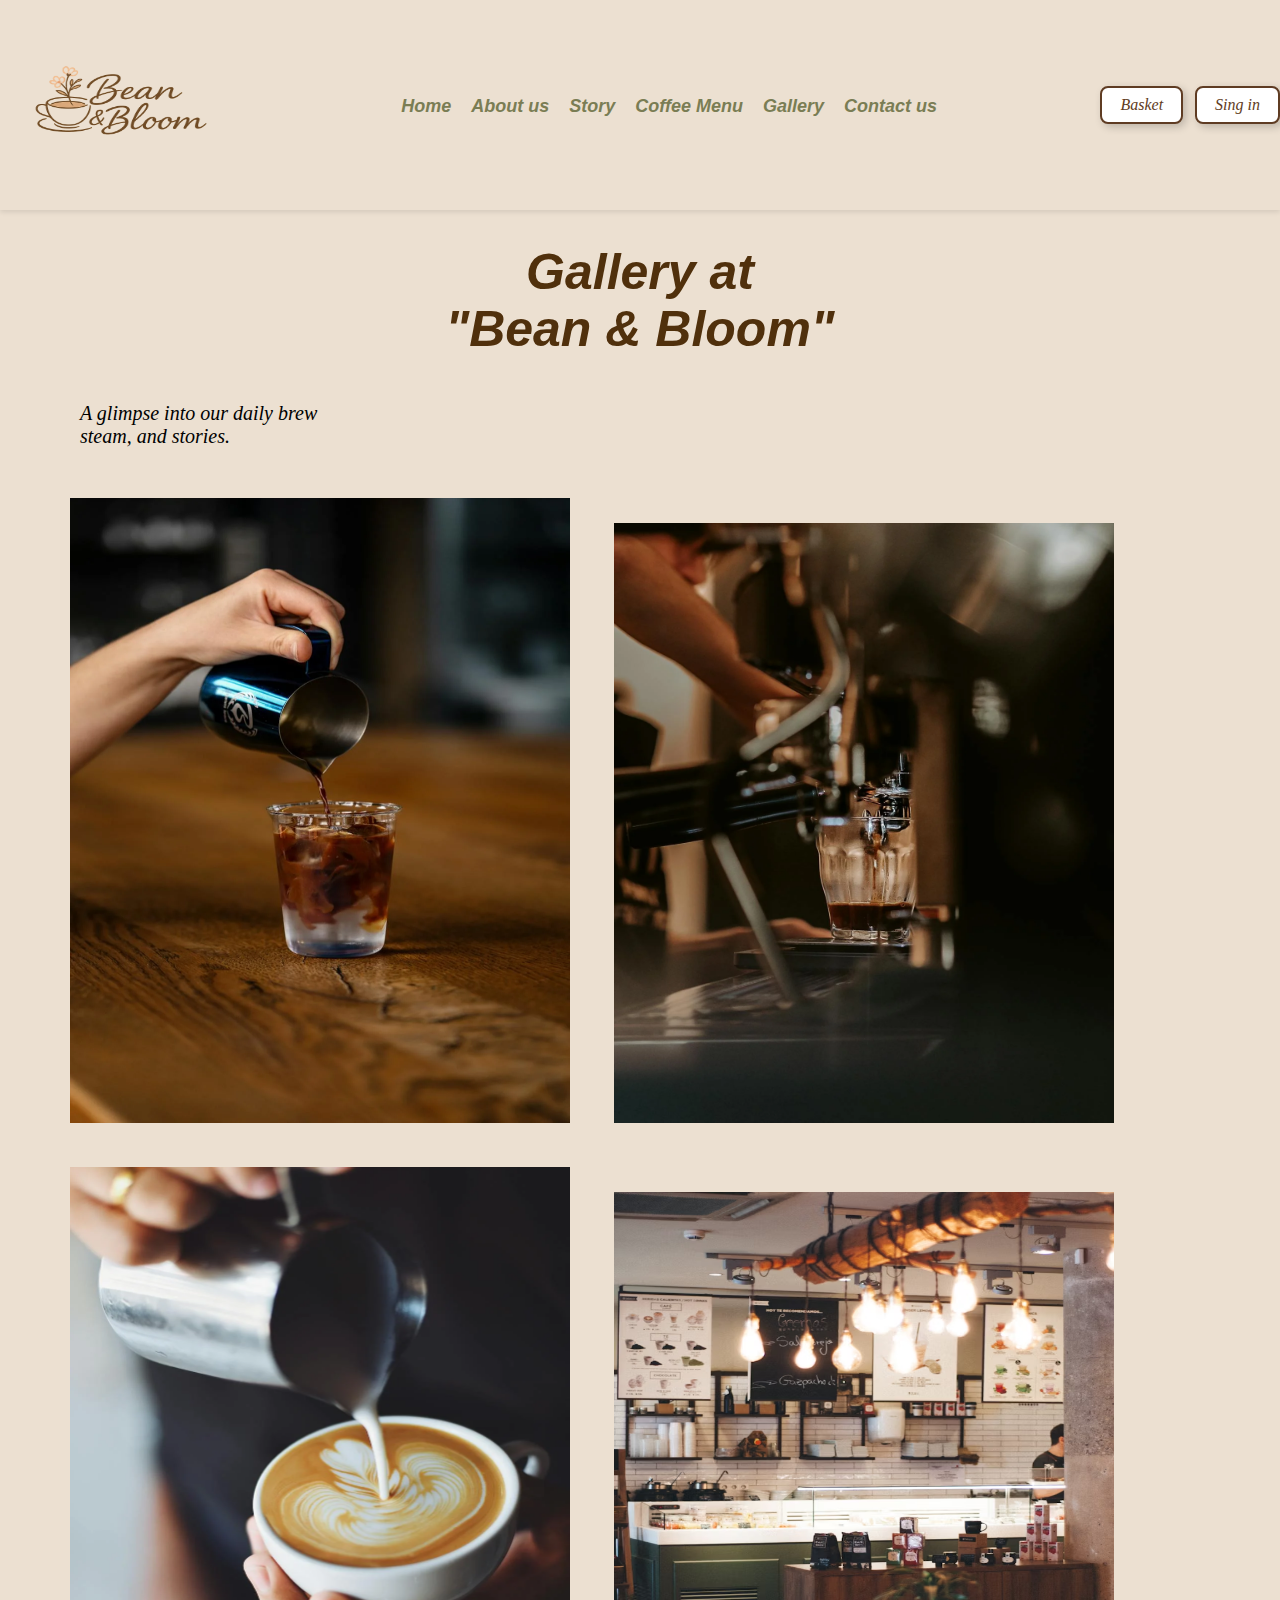
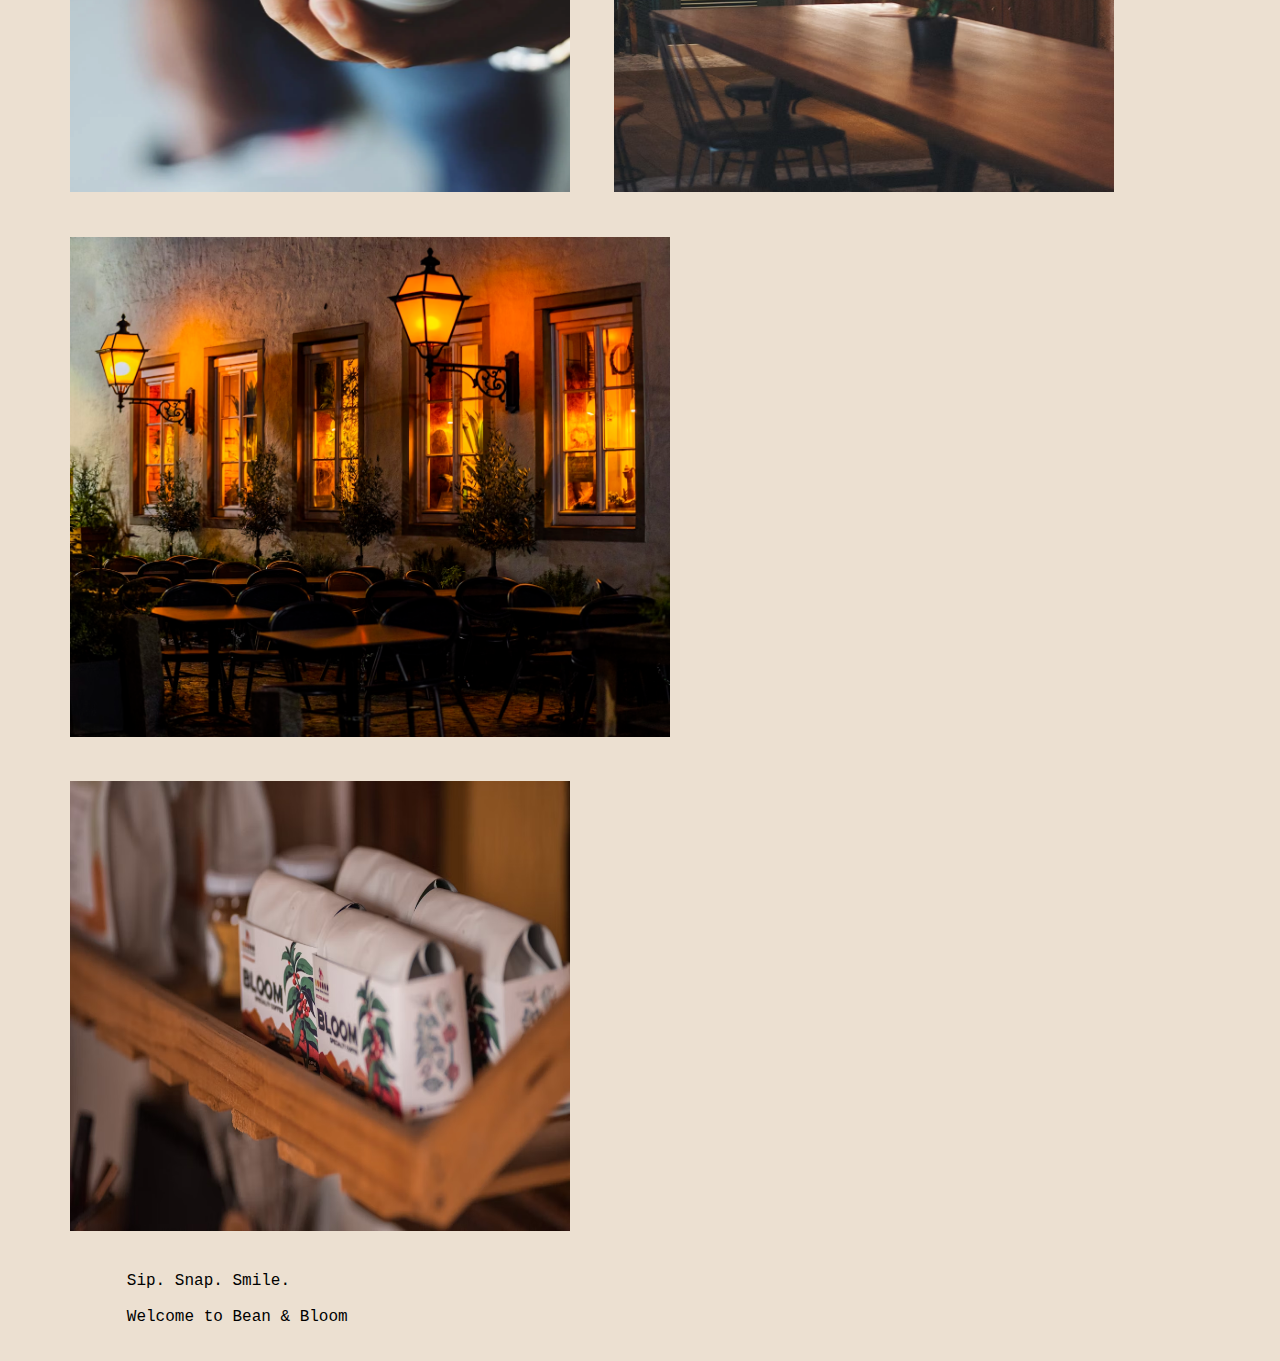
<file: pages/gallery.html>
<!DOCTYPE html>
<html>

<head>
  <link rel="stylesheet" href="../css/normalize.css" type="text/css">
  <link rel="stylesheet" href="../css/styles.css" type="text/css">
  <title>Moments at Bean & Bloom</title>
</head>

<body class="page-background">
  <header class="site-header">
    <div class="header">
      <a href="../index.html" class="logo">
        <img class="headerLebal" src="../images/label.jpg" alt="label" width="198" height="150">
      </a>
      <nav class="main-nav">
        <ul class="nav-links">
          <li><a href="../index.html">Home</a></li>
          <li><a href="../pages/about.html">About us</a></li>
          <li><a href="../pages/articles.html">Story</a></li>
          <li><a href="../pages/coffee-menu.html">Coffee Menu</a></li>
          <li><a href="../pages/gallery.html">Gallery</a></li>
          <li><a href="../pages/contacts.html">Contact us</a></li>
        </ul>
      </nav>
      <div class="auth-buttons">
        <button onclick="location.href='basket.html'">Basket</button>
        <button onclick="location.href='singin.html'">Sing in</button>
      </div>
    </div>


  </header>
  <h1>Gallery at <br />
    "Bean & Bloom"</h1>
  <div class="hero">
    <div class="container">
      <p>
        A glimpse into our daily brew<br />
        steam, and stories.
      </p>
      <div>
        <img src="../images/black_amo.jpg" alt="Black Americano" width="500" height="625" />
        <img src="../images/cofee_view.jpg" alt="Coffee View" width="500" height="600" />
        <img src="../images/latte_art.jpg" alt="Latte Art" width="500" height="625" />
        <img src="../images/cf-interior.jpg" alt="Cofe Interior" width="500" height="600" />
        <img src="../images/coffe terrace.jpg" alt="Terrace" width="600" height="500" />
        <img src="../images/coffee_bloom.jpg" alt="Coffee Bloom" width="500" height="450" />
      </div>
      <pre>
        Sip. Snap. Smile.<br/>
        Welcome to Bean & Bloom
     </pre>
    </div>
</body>

</html>
</file>
<file: css/styles.css>
h1 {
    text-align: center;
    font-family: 'Lucida Sans', 'Lucida Sans Regular', 'Lucida Grande', 'Lucida Sans Unicode', Geneva, Verdana, sans-serif;
    font-style: oblique;
    color: rgb(80, 48, 12);
    font-size: 50px;
}


.menuItem {
    border: 1px solid rgba(128, 128, 128, 0.315);
    padding: 10px;
    margin: 10px;
    width: 75%;
    position: relative;
}

img {
    max-width: 100%;
    padding: 20px;
    text-align: center;
}

article {
    padding: 10px;
    margin: 20px;
}

ul li {
    padding: 5px;
    margin: 20px;
    font-size: 20px;
    color: rgb(61, 36, 7);
    font-style: oblique;
    list-style-type: square;
}

.menu {
    padding: 20px;
    margin: 20px;
    font-size: 20px;
    color: rgb(80, 48, 12);
    font-style: oblique;
}

div a button {
    background-color: white;
    color: rgb(80, 48, 12);
    border-radius: 12px;
    border: 2px solid rgb(80, 48, 12);
    padding: 15px 32px;
    margin: 20px;
    text-align: center;
    text-decoration: none;
    display: inline-block;
    font-size: 14px;
    font-style: oblique;
    box-shadow: 0 8px 16px 0 rgba(0, 0, 0, 0.2), 0 6px 20px 0 rgba(0, 0, 0, 0.19);
}

.btn {
    background-color: white;
    color: rgb(80, 48, 12);
    border-radius: 12px;
    border: 2px solid rgb(80, 48, 12);
    padding: 15px 32px;
    margin: 10px;
    text-align: center;
    text-decoration: none;
    display: inline-block;
    font-size: 14px;
}

.main-nav {
    text-align: right;
    text-decoration-line: none;
    display: flex;
    justify-content: flex-end;
    gap: 20px;
    padding: 40px;
    font-family: sans-serif;
    flex-direction: row;
}

.main-nav ul {
    list-style: none;
    padding: 0;
    margin: 0;
    display: flex;
    gap: 30px;
    justify-content: center;
}

.main-nav li {
    list-style: none;
    margin: 0;
    padding: 0;
}

.main-nav li::before {
    content: none;
}

.main-nav a {
    text-decoration: none;
    color: #A3A380;
    font-weight: bold;
    font-size: 18px;
    transition: color 0.3s ease;
}

.header {
    display: flex;
    flex-direction: row;
    justify-content: space-between;
    align-items: center;
}

a {
    color: black;
    text-decoration-line: none;
}

a:visited {
    color: #A3A380;
}

a:active {
    color: #D0A09E;
}

input:focus {
    padding: 10px;
}

p {
    box-sizing: border-box;
    width: 750px;
    padding: 10px;
    margin: 20px;
    font-size: 20px;
    font-weight: 200;
    font-style: italic;
    text-align: left;
}

.hero {
    background-color: #ece0d1;
}

.page-background {
    background-color: #ece0d1;
}

.container {
    padding: 0 50px;
}

.sale-flag {
    position: absolute;
    top: 10px;
    left: 10px;
    background-color: #8c3c4a;
    color: white;
    padding: 5px 10px;
    font-weight: bold;
    font-size: 24px;
    text-transform: uppercase;
    border-radius: 2px;
}

.item-free {
    position: absolute;
    top: 10px;
    left: 10px;
    background-color: #8c3c4a;
    color: white;
    padding: 5px 10px;
    font-weight: bold;
    font-size: 24px;
    text-transform: uppercase;
    border-radius: 2px;
}

.site-header {
    background-color: #ece0d1;
    padding: 10px 0;
    box-shadow: 0 2px 5px rgba(0, 0, 0, 0.1);
}

.header-container {
    max-width: 1200px;
    margin: 0 auto;
    padding: 0 20px;
    display: flex;
    align-items: center;
    justify-content: space-between;
}

.logo img {
    display: block;
}

.main-nav .nav-links {
    display: flex;
    gap: 20px;
    list-style: none;
    padding: 0;
    margin: 0;
}

.nav-links a {
    text-decoration: none;
    font-weight: bold;
    font-style: italic;
    color: #7a7d54;
}

.auth-buttons {
    display: flex;
    gap: 12px;
}

.auth-buttons button {
    padding: 8px 18px;
    border: 2px solid #5f3c23;
    border-radius: 8px;
    font-style: italic;
    color: #5f3c23;
    background-color: #fff;
    box-shadow: 3px 3px 8px rgba(0, 0, 0, 0.2);
    cursor: pointer;
}
</file>
